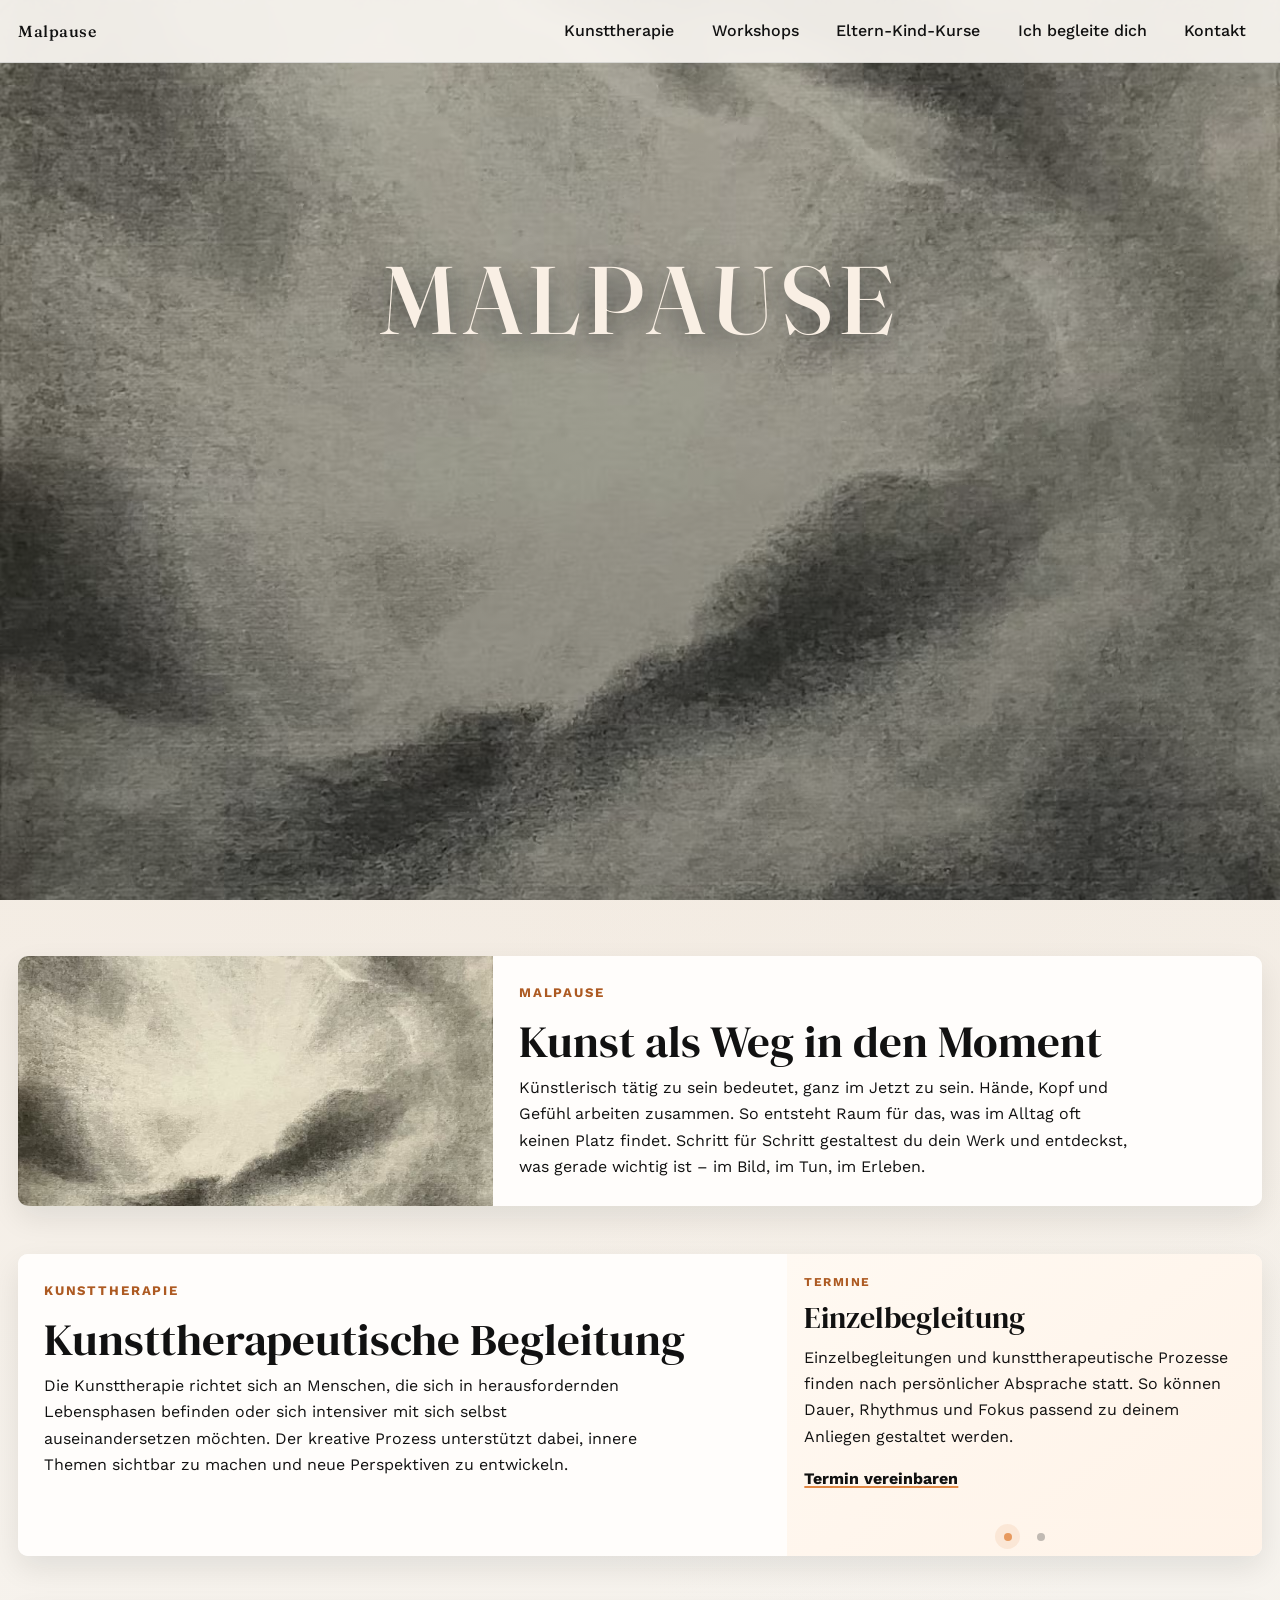
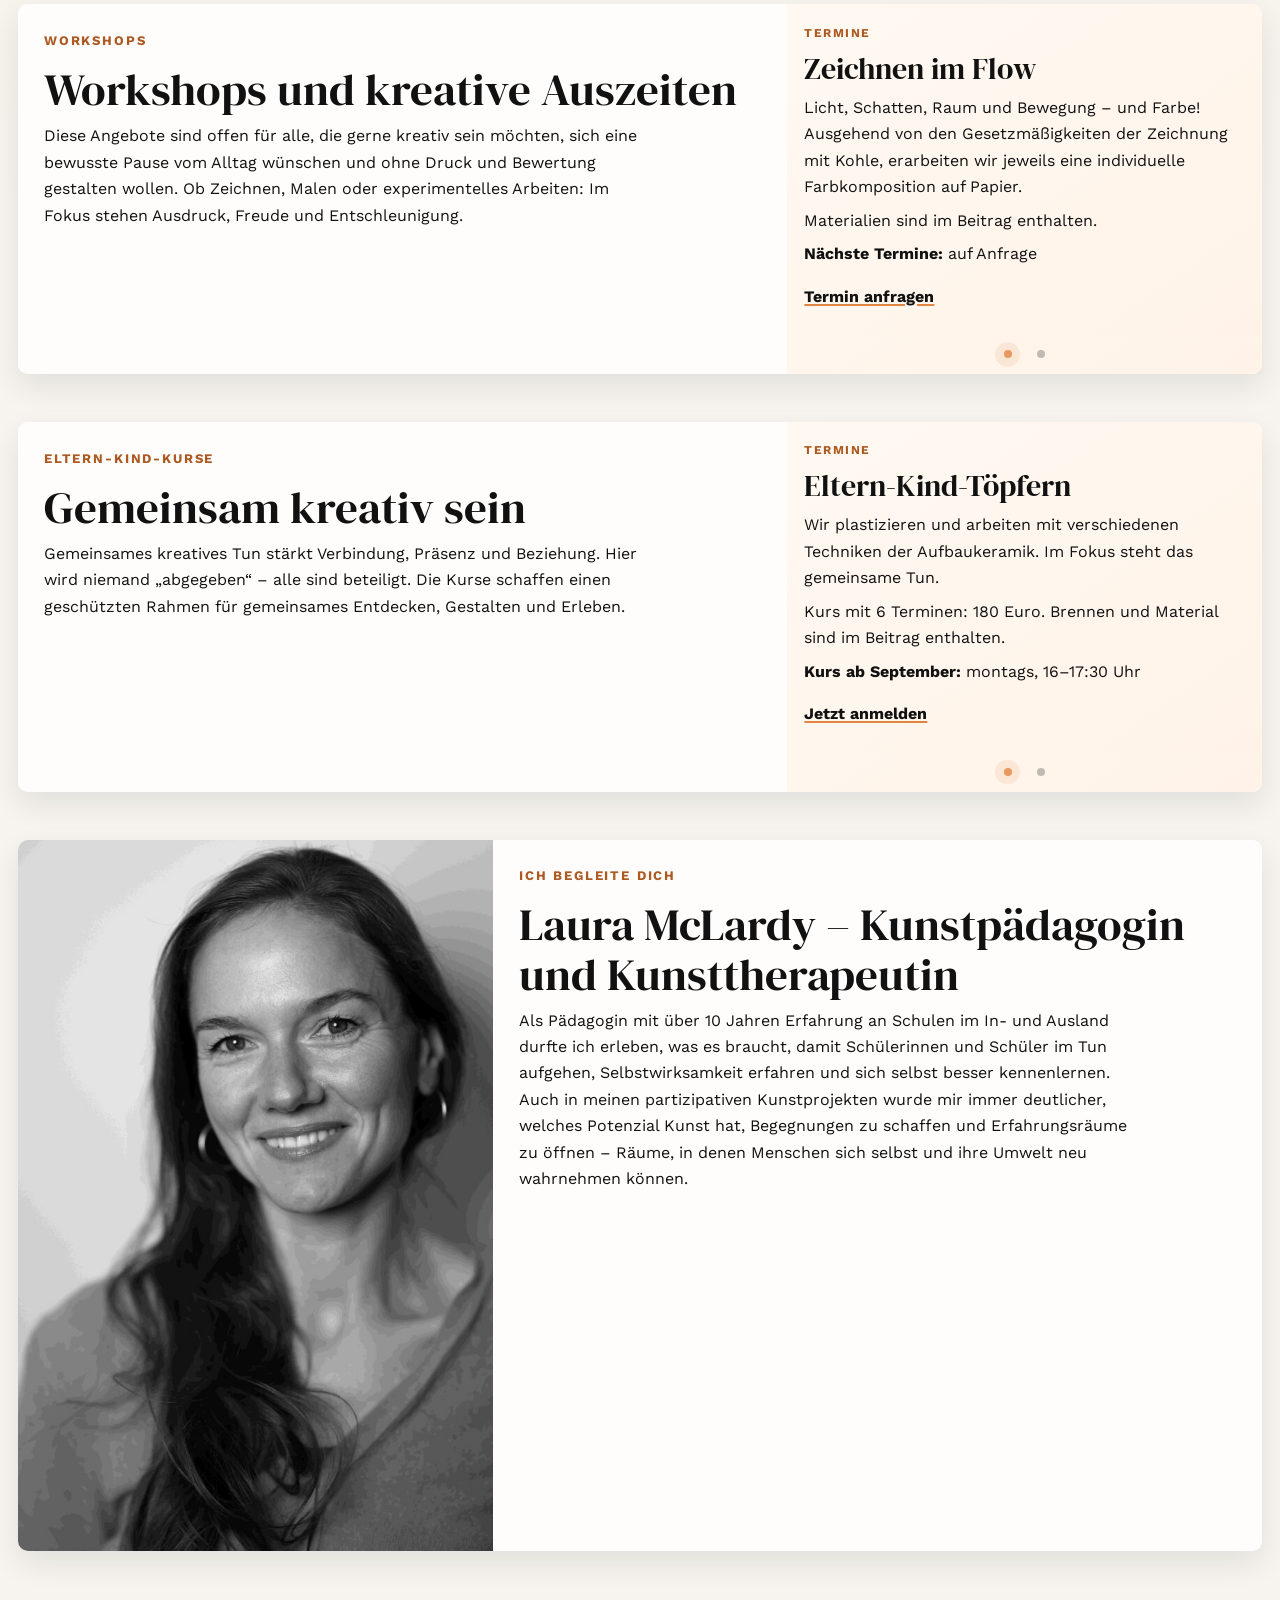
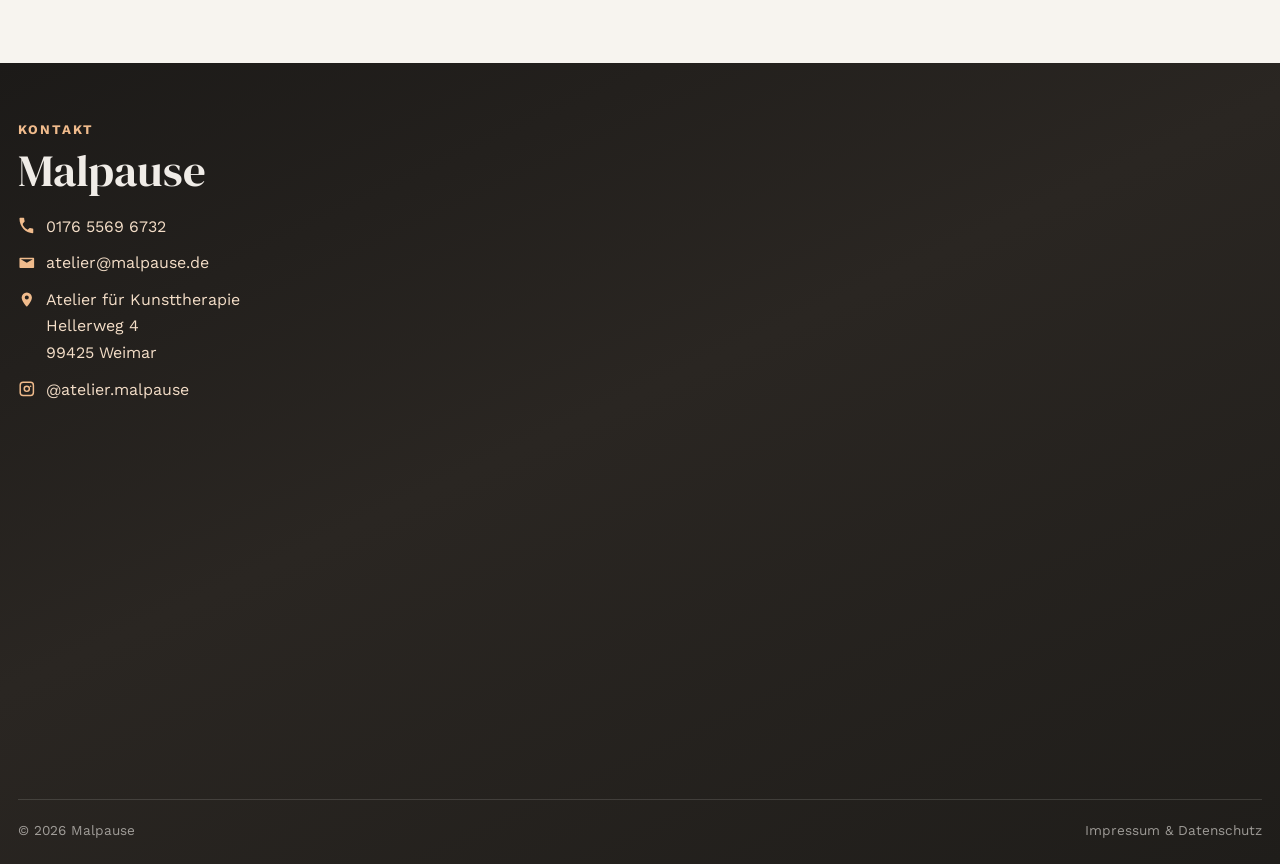
<file: index.html>
﻿<!doctype html>
<html lang="de">
<head>
  <meta charset="utf-8">
  <meta name="viewport" content="width=device-width, initial-scale=1">
  <title>Malpause</title>
  <meta name="description" content="Kunsttherapie, Workshops und Eltern-Kind-Kurse in Weimar.">
  <link rel="icon" href="favicon.svg" type="image/svg+xml">
  <link rel="stylesheet" href="fonts.css">
  <link rel="stylesheet" href="styles.css">
</head>
<body>
  <header id="hero" class="hero" aria-label="Hero Bereich">
    <picture>
      <source
        type="image/avif"
        srcset="hero-768.avif 768w, hero-1280.avif 1280w, hero-1920.avif 1920w"
        sizes="100vw">
      <source
        type="image/webp"
        srcset="hero-768.webp 768w, hero-1280.webp 1280w, hero-1920.webp 1920w"
        sizes="100vw">
      <img src="hero-1280.webp" alt="Malpause Hintergrund" class="hero__image" fetchpriority="high" decoding="async">
    </picture>
    <div class="hero__overlay"></div>
    <div class="hero__content">
      <h1 class="hero__title" id="heroTitle"><a class="hero__title-link" href="#malpause">Malpause</a></h1>
      <div class="hero__links" id="heroLinks" aria-label="Schnellzugriffe">
        <a class="hero__link" id="heroLinkKunsttherapie" href="#kunsttherapie">Kunsttherapie</a>
        <a class="hero__link" id="heroLinkWorkshops" href="#workshops">Workshops</a>
        <a class="hero__link" id="heroLinkElternKind" href="#eltern-kind-kurse">Eltern-Kind-Kurse</a>
      </div>
      <a class="hero__signature" id="heroSignature" href="#ich-begleite-dich">by Laura McLardy</a>
    </div>
  </header>

  <nav id="mainNav" class="site-nav is-hidden" aria-label="Hauptmenü">
    <div class="site-nav__inner">
      <a class="site-nav__brand" href="#malpause">Malpause</a>
      <button class="site-nav__toggle" id="navToggle" type="button" aria-expanded="false" aria-controls="mainMenu" aria-label="Menü öffnen">
        <span class="site-nav__toggle-line"></span>
        <span class="site-nav__toggle-line"></span>
        <span class="site-nav__toggle-line"></span>
      </button>
      <div class="site-nav__menu" id="mainMenu">
        <a href="#kunsttherapie">Kunsttherapie</a>
        <a href="#workshops">Workshops</a>
        <a href="#eltern-kind-kurse">Eltern-Kind-Kurse</a>
        <a href="#ich-begleite-dich">Ich begleite dich</a>
        <a href="#kontakt">Kontakt</a>
      </div>
    </div>
  </nav>

  <main>
    <section id="malpause" class="content-block">
      <figure class="content-block__media">
        <picture>
          <source
            type="image/avif"
            srcset="hero-768.avif 768w, hero-1280.avif 1280w, hero-1920.avif 1920w"
            sizes="(min-width: 768px) 62vw, 100vw">
          <source
            type="image/webp"
            srcset="hero-768.webp 768w, hero-1280.webp 1280w, hero-1920.webp 1920w"
            sizes="(min-width: 768px) 62vw, 100vw">
          <img src="hero-1280.webp" alt="Kunstmaterialien im Atelier" loading="lazy" decoding="async">
        </picture>
      </figure>
      <div class="content-block__text">
        <p class="eyebrow">Malpause</p>
        <h2>Kunst als Weg in den Moment</h2>
        <p>
          Künstlerisch tätig zu sein bedeutet, ganz im Jetzt zu sein.
          Hände, Kopf und Gefühl arbeiten zusammen.
          So entsteht Raum für das, was im Alltag oft keinen Platz findet.
          Schritt für Schritt gestaltest du dein Werk und entdeckst,
          was gerade wichtig ist – im Bild, im Tun, im Erleben.
        </p>
      </div>
    </section>

    <section id="kunsttherapie" class="content-block offer-section">
      <figure class="content-block__media">
        <div class="offer-carousel" data-carousel aria-label="Karussell Kunsttherapie">
          <div class="offer-carousel__slide offer-carousel__slide--term is-active">
            <div class="term-card">
              <p class="term-card__label">Termine</p>
              <h3>Einzelbegleitung</h3>
              <p>
                Einzelbegleitungen und kunsttherapeutische Prozesse finden nach persönlicher
                Absprache statt. So können Dauer, Rhythmus und Fokus passend zu deinem Anliegen
                gestaltet werden.
              </p>
              <p class="term-card__cta"><a class="term-link" href="#kontakt">Termin vereinbaren</a></p>
            </div>
          </div>
          <div class="offer-carousel__slide offer-carousel__slide--quote">
            <blockquote class="quote-card offer-quote">
              <p>
                „Die Sessions helfen mir, innere Klarheit zu gewinnen, Blockaden zu lösen und mich selbst besser zu verstehen.“
              </p>
              <cite>– Klientin, Einzelbegleitung</cite>
            </blockquote>
          </div>
          <div class="offer-carousel__controls">
            <button type="button" class="offer-carousel__btn" data-carousel-prev aria-label="Vorheriges Element">‹</button>
            <div class="offer-carousel__dots" role="tablist" aria-label="Karussell-Navigation">
              <button type="button" class="offer-carousel__dot is-active" data-carousel-dot="0" aria-label="Slide 1"></button>
              <button type="button" class="offer-carousel__dot" data-carousel-dot="1" aria-label="Slide 2"></button>
            </div>
            <button type="button" class="offer-carousel__btn" data-carousel-next aria-label="Nächstes Element">›</button>
          </div>
        </div>
      </figure>
      <div class="content-block__text">
        <p class="eyebrow">Kunsttherapie</p>
        <h2>Kunsttherapeutische Begleitung</h2>
        <p>
          Die Kunsttherapie richtet sich an Menschen, die sich in herausfordernden
          Lebensphasen befinden oder sich intensiver mit sich selbst auseinandersetzen
          möchten. Der kreative Prozess unterstützt dabei, innere Themen sichtbar zu machen
          und neue Perspektiven zu entwickeln.
        </p>
      </div>
    </section>

    <section id="workshops" class="content-block offer-section">
      <figure class="content-block__media">
        <div class="offer-carousel" data-carousel aria-label="Karussell Workshops">
          <div class="offer-carousel__slide offer-carousel__slide--term is-active">
            <div class="term-card">
              <p class="term-card__label">Termine</p>
              <h3>Zeichnen im Flow</h3>
              <p>
                Licht, Schatten, Raum und Bewegung – und Farbe! Ausgehend von den Gesetzmäßigkeiten der Zeichnung mit Kohle, erarbeiten wir jeweils 
                eine individuelle Farbkomposition auf Papier.
              </p>
              <p>Materialien sind im Beitrag enthalten.</p>
              <p class="term-card__when"><strong>Nächste Termine:</strong> auf Anfrage</p>
              <p class="term-card__cta"><a class="term-link" href="#kontakt">Termin anfragen</a></p>
            </div>
          </div>
          <div class="offer-carousel__slide offer-carousel__slide--quote">
            <blockquote class="quote-card offer-quote">
              <p>
                „Lauras Unterrichtsstil ist wunderbar: sanft, ermutigend und klar. Besonders gefallen haben mir die Dynamik und die Atmosphäre.“
              </p>
              <cite>– Workshop-Teilnehmer</cite>
            </blockquote>
          </div>
          <div class="offer-carousel__controls">
            <button type="button" class="offer-carousel__btn" data-carousel-prev aria-label="Vorheriges Element">‹</button>
            <div class="offer-carousel__dots" role="tablist" aria-label="Karussell-Navigation">
              <button type="button" class="offer-carousel__dot is-active" data-carousel-dot="0" aria-label="Slide 1"></button>
              <button type="button" class="offer-carousel__dot" data-carousel-dot="1" aria-label="Slide 2"></button>
            </div>
            <button type="button" class="offer-carousel__btn" data-carousel-next aria-label="Nächstes Element">›</button>
          </div>
        </div>
      </figure>
      <div class="content-block__text">
        <p class="eyebrow">Workshops</p>
        <h2>Workshops und kreative Auszeiten</h2>
        <p>
          Diese Angebote sind offen für alle, die gerne kreativ sein möchten, sich
          eine bewusste Pause vom Alltag wünschen und ohne Druck und Bewertung gestalten
          wollen. Ob Zeichnen, Malen oder experimentelles Arbeiten: Im Fokus stehen
          Ausdruck, Freude und Entschleunigung.
        </p>
      </div>
    </section>

    <section id="eltern-kind-kurse" class="content-block offer-section">
      <figure class="content-block__media">
        <div class="offer-carousel" data-carousel aria-label="Karussell Eltern-Kind-Kurse">
          <div class="offer-carousel__slide offer-carousel__slide--term is-active">
            <div class="term-card">
              <p class="term-card__label">Termine</p>
              <h3>Eltern-Kind-Töpfern</h3>
              <p>
                Wir plastizieren und arbeiten mit verschiedenen Techniken der Aufbaukeramik.
                Im Fokus steht das gemeinsame Tun.  
              </p>
              <p>Kurs mit 6 Terminen: 180 Euro. Brennen und Material sind im Beitrag enthalten.</p>
              <p class="term-card__when"><strong>Kurs ab September:</strong> <span class="nowrap">montags, 16–17:30 Uhr</span></p>
              <p class="term-card__cta"><a class="term-link" href="#kontakt">Jetzt anmelden</a></p>
            </div>
          </div>
          <div class="offer-carousel__slide offer-carousel__slide--quote">
            <blockquote class="quote-card offer-quote">
              <p>
                „Die Atmosphäre war einladend, ruhig und inspirierend – genau das, was man sich für kreatives Arbeiten mit Kindern wünscht.“
              </p>
              <cite>– Eltern-Kind-Kurs Teilnehmende</cite>
            </blockquote>
          </div>
          <div class="offer-carousel__controls">
            <button type="button" class="offer-carousel__btn" data-carousel-prev aria-label="Vorheriges Element">‹</button>
            <div class="offer-carousel__dots" role="tablist" aria-label="Karussell-Navigation">
              <button type="button" class="offer-carousel__dot is-active" data-carousel-dot="0" aria-label="Slide 1"></button>
              <button type="button" class="offer-carousel__dot" data-carousel-dot="1" aria-label="Slide 2"></button>
            </div>
            <button type="button" class="offer-carousel__btn" data-carousel-next aria-label="Nächstes Element">›</button>
          </div>
        </div>
      </figure>
      <div class="content-block__text">
        <p class="eyebrow">Eltern-Kind-Kurse</p>
        <h2>Gemeinsam kreativ sein</h2>
        <p>
          Gemeinsames kreatives Tun stärkt Verbindung, Präsenz und Beziehung.
          Hier wird niemand „abgegeben“ – alle sind beteiligt. Die Kurse schaffen
          einen geschützten Rahmen für gemeinsames Entdecken, Gestalten und Erleben.
        </p>
      </div>
    </section>

    <section id="ich-begleite-dich" class="content-block">
      <figure class="content-block__media">
        <img src="portrait-web-683x1024.jpg" alt="Porträt von Laura McLardy im Atelier" width="683" height="1024" loading="lazy">
      </figure>
      <div class="content-block__text">
        <p class="eyebrow">Ich begleite dich</p>
        <h2>Laura McLardy – Kunstpädagogin und Kunsttherapeutin</h2>
        <p>
          Als Pädagogin mit über 10 Jahren Erfahrung an Schulen im In- und Ausland
          durfte ich erleben, was es braucht, damit Schülerinnen und Schüler im Tun
          aufgehen, Selbstwirksamkeit erfahren und sich selbst besser kennenlernen.
          Auch in meinen partizipativen Kunstprojekten wurde mir immer deutlicher,
          welches Potenzial Kunst hat, Begegnungen zu schaffen und Erfahrungsräume
          zu öffnen – Räume, in denen Menschen sich selbst und ihre Umwelt neu
          wahrnehmen können.
        </p>
      </div>
    </section>
  </main>

  <footer id="kontakt" class="site-footer">
    <div class="site-footer__inner">
      <p class="eyebrow">Kontakt</p>
      <h2>Malpause</h2>
      <ul class="contact-list">
        <li class="contact-item">
          <span class="contact-icon" aria-hidden="true">
            <svg viewBox="0 0 24 24" role="img" focusable="false">
              <path d="M6.6 10.8a15.2 15.2 0 0 0 6.6 6.6l2.2-2.2a1 1 0 0 1 1-.24c1.08.36 2.23.56 3.42.56a1 1 0 0 1 1 1V21a1 1 0 0 1-1 1C10.74 22 2 13.26 2 2a1 1 0 0 1 1-1h4.48a1 1 0 0 1 1 1c0 1.2.2 2.34.56 3.42a1 1 0 0 1-.24 1l-2.2 2.38z"/>
            </svg>
          </span>
          <a href="tel:+4917655696732">0176 5569 6732</a>
        </li>
        <li class="contact-item">
          <span class="contact-icon" aria-hidden="true">
            <svg viewBox="0 0 24 24" role="img" focusable="false">
              <path d="M3 5h18a1 1 0 0 1 1 1v12a1 1 0 0 1-1 1H3a1 1 0 0 1-1-1V6a1 1 0 0 1 1-1zm9 7 8.2-5H3.8L12 12z"/>
            </svg>
          </span>
          <a href="mailto:atelier@malpause.de">atelier@malpause.de</a>
        </li>
        <li class="contact-item">
          <span class="contact-icon" aria-hidden="true">
            <svg viewBox="0 0 24 24" role="img" focusable="false">
              <path d="M12 2a7 7 0 0 1 7 7c0 4.77-5.14 10.52-6.32 11.78a1 1 0 0 1-1.36 0C10.14 19.52 5 13.77 5 9a7 7 0 0 1 7-7zm0 9.5A2.5 2.5 0 1 0 12 6a2.5 2.5 0 0 0 0 5.5z"/>
            </svg>
          </span>
          <a href="https://maps.google.com/?q=Atelier+f%C3%BCr+Kunsttherapie,+Hellerweg+4,+99425+Weimar" target="_blank" rel="noopener noreferrer">
            Atelier für Kunsttherapie<br>
            Hellerweg 4<br>
            99425 Weimar
          </a>
        </li>
        <li class="contact-item">
          <span class="contact-icon" aria-hidden="true">
            <svg viewBox="0 0 24 24" role="img" focusable="false">
              <path d="M7 2h10a5 5 0 0 1 5 5v10a5 5 0 0 1-5 5H7a5 5 0 0 1-5-5V7a5 5 0 0 1 5-5zm0 2a3 3 0 0 0-3 3v10a3 3 0 0 0 3 3h10a3 3 0 0 0 3-3V7a3 3 0 0 0-3-3H7zm5 3.5A4.5 4.5 0 1 1 7.5 12 4.5 4.5 0 0 1 12 7.5zm0 2A2.5 2.5 0 1 0 14.5 12 2.5 2.5 0 0 0 12 9.5zm5.25-2.1a1.1 1.1 0 1 1-1.1 1.1 1.1 1.1 0 0 1 1.1-1.1z"/>
            </svg>
          </span>
          <a href="https://www.instagram.com/atelier.malpause/" target="_blank" rel="noopener noreferrer">@atelier.malpause</a>
        </li>
      </ul>
      <div class="site-footer__legal">
        <span>© 2026 Malpause</span>
        <a href="impressum.html">Impressum &amp; Datenschutz</a>
      </div>
    </div>
  </footer>

  <script src="script.js"></script>
</body>
</html>
</file>
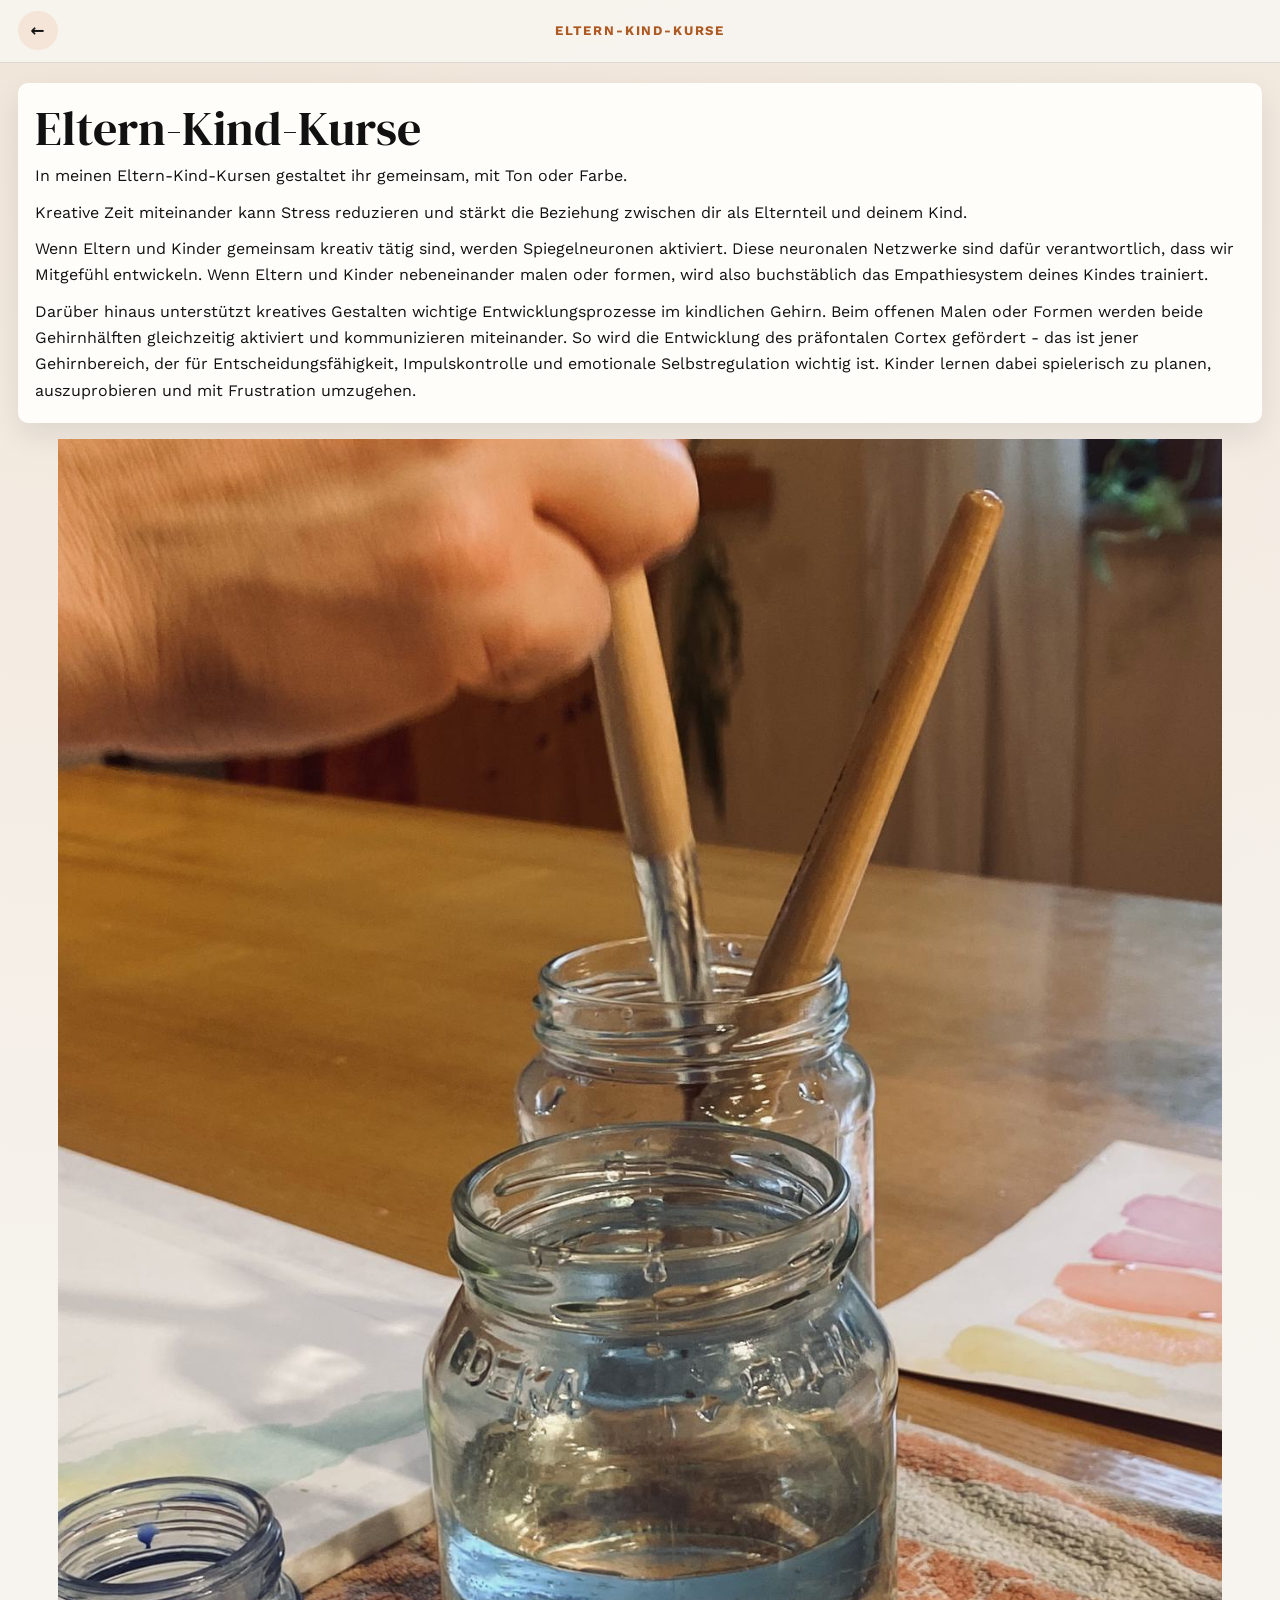
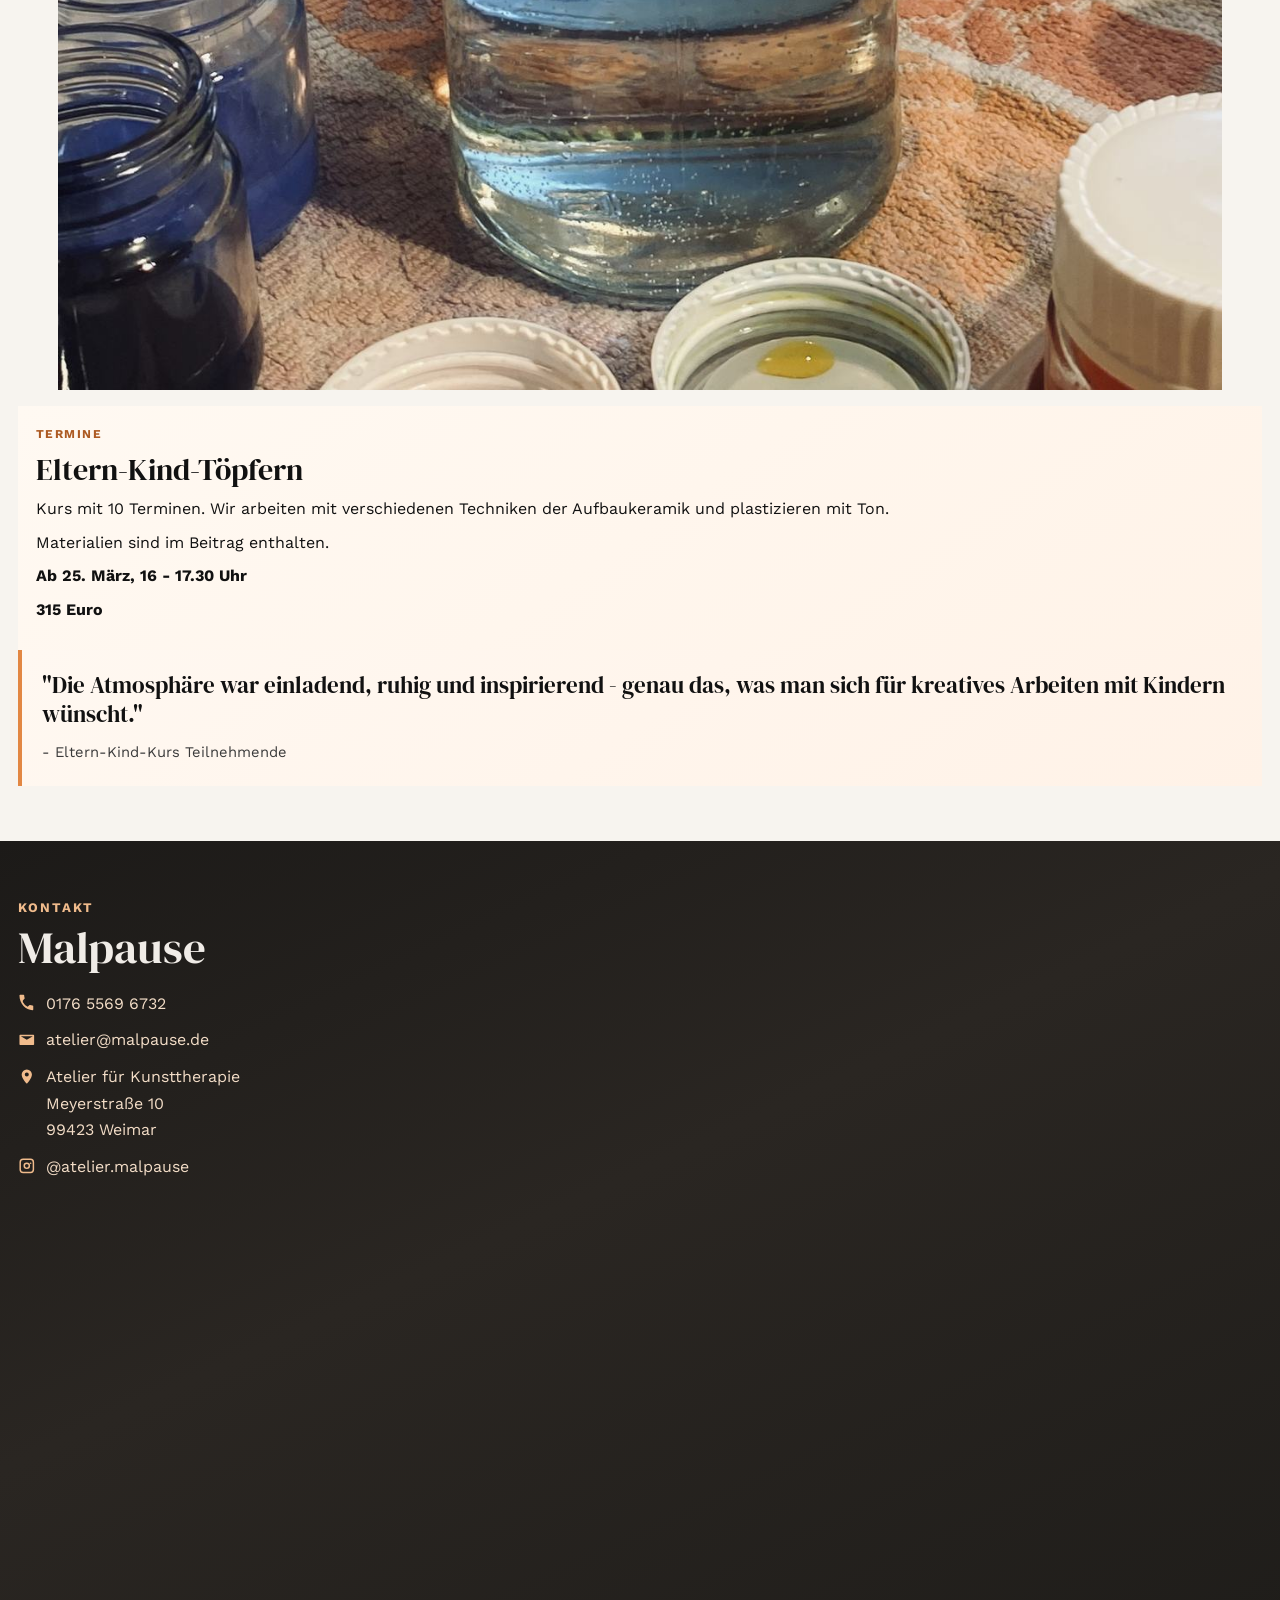
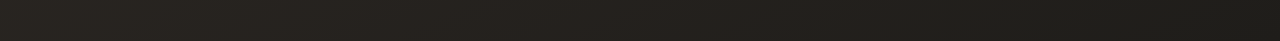
<file: eltern-kind-kurse.html>
<!doctype html>
<html lang="de">
<head>
  <meta charset="utf-8">
  <meta name="viewport" content="width=device-width, initial-scale=1">
  <title>Eltern-Kind-Kurse | Malpause</title>
  <meta name="description" content="Eltern-Kind-Kurse bei Malpause in Weimar.">
  <link rel="icon" href="favicon.svg" type="image/svg+xml">
  <link rel="stylesheet" href="fonts.css">
  <link rel="stylesheet" href="styles.css">
</head>
<body>
  <div id="app" data-page="eltern-kind-kurse">
    <header class="subpage-header">
      <div class="subpage-header__inner">
        <a class="subpage-back" href="index.html" data-back aria-label="Zurück zur Startseite">
          <span class="subpage-back__icon" aria-hidden="true">
            <span></span>
            <span></span>
          </span>
        </a>
        <p class="eyebrow subpage-header__eyebrow">Eltern-Kind-Kurse</p>
      </div>
    </header>

    <main class="subpage-main">
      <section class="subpage-copy-layout">
        <article class="subpage-panel subpage-copy">
        <h1 class="subpage-title">Eltern-Kind-Kurse</h1>
        <p>
          In meinen Eltern-Kind-Kursen gestaltet ihr gemeinsam, mit Ton oder Farbe.
        </p>
        <p>
          Kreative Zeit miteinander kann Stress reduzieren und stärkt die Beziehung zwischen dir als
          Elternteil und deinem Kind.
        </p>
        <p>
          Wenn Eltern und Kinder gemeinsam kreativ tätig sind, werden Spiegelneuronen aktiviert. Diese
          neuronalen Netzwerke sind dafür verantwortlich, dass wir Mitgefühl entwickeln. Wenn Eltern und
          Kinder nebeneinander malen oder formen, wird also buchstäblich das Empathiesystem deines
          Kindes trainiert.
        </p>
        <p>
          Darüber hinaus unterstützt kreatives Gestalten wichtige Entwicklungsprozesse im kindlichen
          Gehirn. Beim offenen Malen oder Formen werden beide Gehirnhälften gleichzeitig aktiviert und
          kommunizieren miteinander. So wird die Entwicklung des präfontalen Cortex gefördert - das ist
          jener Gehirnbereich, der für Entscheidungsfähigkeit, Impulskontrolle und emotionale
          Selbstregulation wichtig ist. Kinder lernen dabei spielerisch zu planen, auszuprobieren und mit
          Frustration umzugehen.
        </p>
        </article>
        <figure class="subpage-side-media">
          <img src="IMG_02.jpg" alt="Eltern und Kind beim kreativen Arbeiten" decoding="async">
        </figure>
      </section>

      <section class="subpage-offer-grid" aria-label="Termine und Zitat">
        <article class="term-card">
          <p class="term-card__label">Termine</p>
          <h3>Eltern-Kind-Töpfern</h3>
          <p>
            Kurs mit 10 Terminen. Wir arbeiten mit verschiedenen Techniken der Aufbaukeramik
            und plastizieren mit Ton.
          </p>
          <p>Materialien sind im Beitrag enthalten.</p>
          <p><strong>Ab 25. März, 16 - 17.30 Uhr</strong></p>
          <p><strong>315 Euro</strong></p>
        </article>
        <blockquote class="quote-card">
          <p>
            "Die Atmosphäre war einladend, ruhig und inspirierend - genau das, was man sich für kreatives Arbeiten mit Kindern wünscht."
          </p>
          <cite>- Eltern-Kind-Kurs Teilnehmende</cite>
        </blockquote>
      </section>
    </main>

    <footer id="kontakt" class="site-footer">
      <div class="site-footer__inner">
        <p class="eyebrow">Kontakt</p>
        <h2>Malpause</h2>
        <ul class="contact-list">
          <li class="contact-item">
            <span class="contact-icon" aria-hidden="true">
              <svg viewBox="0 0 24 24" role="img" focusable="false">
                <path d="M6.6 10.8a15.2 15.2 0 0 0 6.6 6.6l2.2-2.2a1 1 0 0 1 1-.24c1.08.36 2.23.56 3.42.56a1 1 0 0 1 1 1V21a1 1 0 0 1-1 1C10.74 22 2 13.26 2 2a1 1 0 0 1 1-1h4.48a1 1 0 0 1 1 1c0 1.2.2 2.34.56 3.42a1 1 0 0 1-.24 1l-2.2 2.38z"/>
              </svg>
            </span>
            <a href="tel:+4917655696732">0176 5569 6732</a>
          </li>
          <li class="contact-item">
            <span class="contact-icon" aria-hidden="true">
              <svg viewBox="0 0 24 24" role="img" focusable="false">
                <path d="M3 5h18a1 1 0 0 1 1 1v12a1 1 0 0 1-1 1H3a1 1 0 0 1-1-1V6a1 1 0 0 1 1-1zm9 7 8.2-5H3.8L12 12z"/>
              </svg>
            </span>
            <a href="mailto:atelier@malpause.de">atelier@malpause.de</a>
          </li>
          <li class="contact-item">
            <span class="contact-icon" aria-hidden="true">
              <svg viewBox="0 0 24 24" role="img" focusable="false">
                <path d="M12 2a7 7 0 0 1 7 7c0 4.77-5.14 10.52-6.32 11.78a1 1 0 0 1-1.36 0C10.14 19.52 5 13.77 5 9a7 7 0 0 1 7-7zm0 9.5A2.5 2.5 0 1 0 12 6a2.5 2.5 0 0 0 0 5.5z"/>
              </svg>
            </span>
            <a href="https://maps.google.com/?q=Atelier+f%C3%BCr+Kunsttherapie,+Meyerstra%C3%9Fe+10,+99423+Weimar" target="_blank" rel="noopener noreferrer">
              Atelier für Kunsttherapie<br>
              Meyerstraße 10<br>
              99423 Weimar
            </a>
          </li>
          <li class="contact-item">
            <span class="contact-icon" aria-hidden="true">
              <svg viewBox="0 0 24 24" role="img" focusable="false">
                <path d="M7 2h10a5 5 0 0 1 5 5v10a5 5 0 0 1-5 5H7a5 5 0 0 1-5-5V7a5 5 0 0 1 5-5zm0 2a3 3 0 0 0-3 3v10a3 3 0 0 0 3 3h10a3 3 0 0 0 3-3V7a3 3 0 0 0-3-3H7zm5 3.5A4.5 4.5 0 1 1 7.5 12 4.5 4.5 0 0 1 12 7.5zm0 2A2.5 2.5 0 1 0 14.5 12 2.5 2.5 0 0 0 12 9.5zm5.25-2.1a1.1 1.1 0 1 1-1.1 1.1 1.1 1.1 0 0 1 1.1-1.1z"/>
              </svg>
            </span>
            <a href="https://www.instagram.com/atelier.malpause/" target="_blank" rel="noopener noreferrer">@atelier.malpause</a>
          </li>
        </ul>
      </div>
    </footer>
  </div>

  <script src="script.js"></script>
  <script src="router.js"></script>
</body>
</html>
</file>
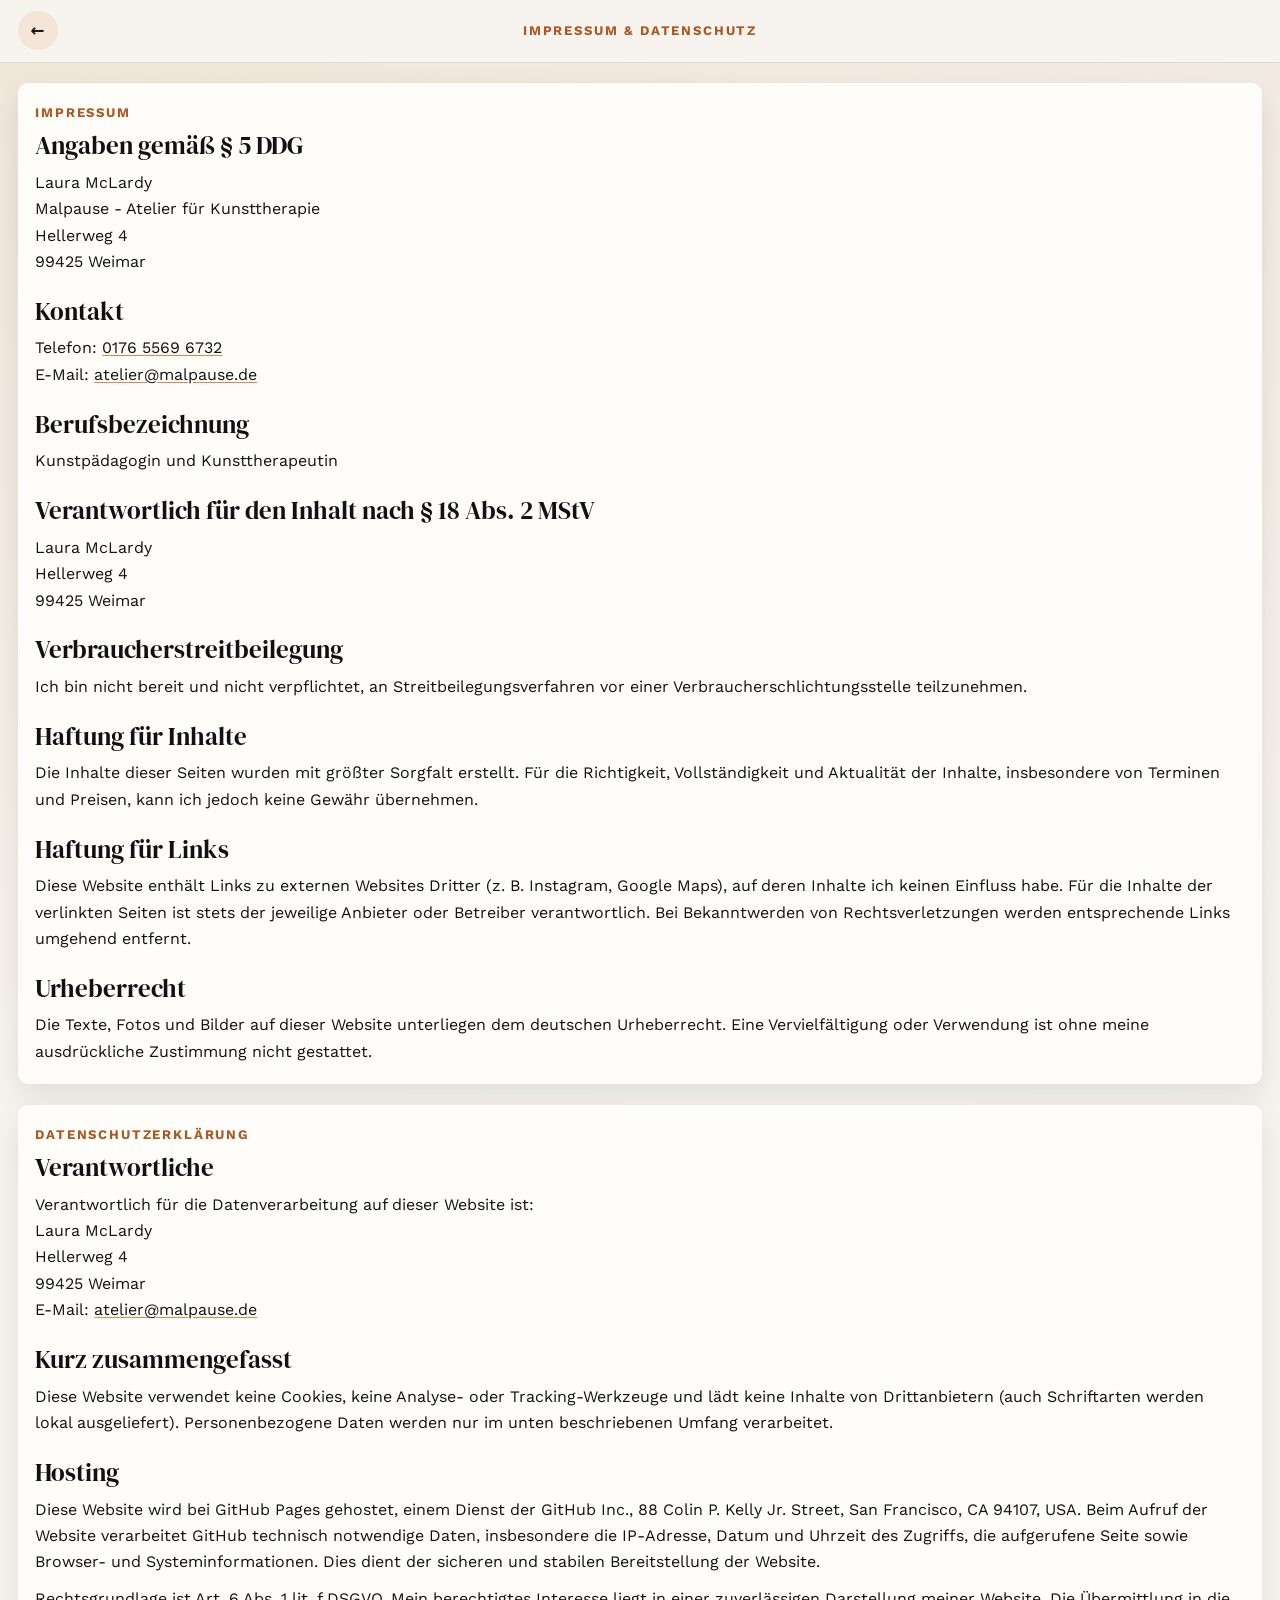
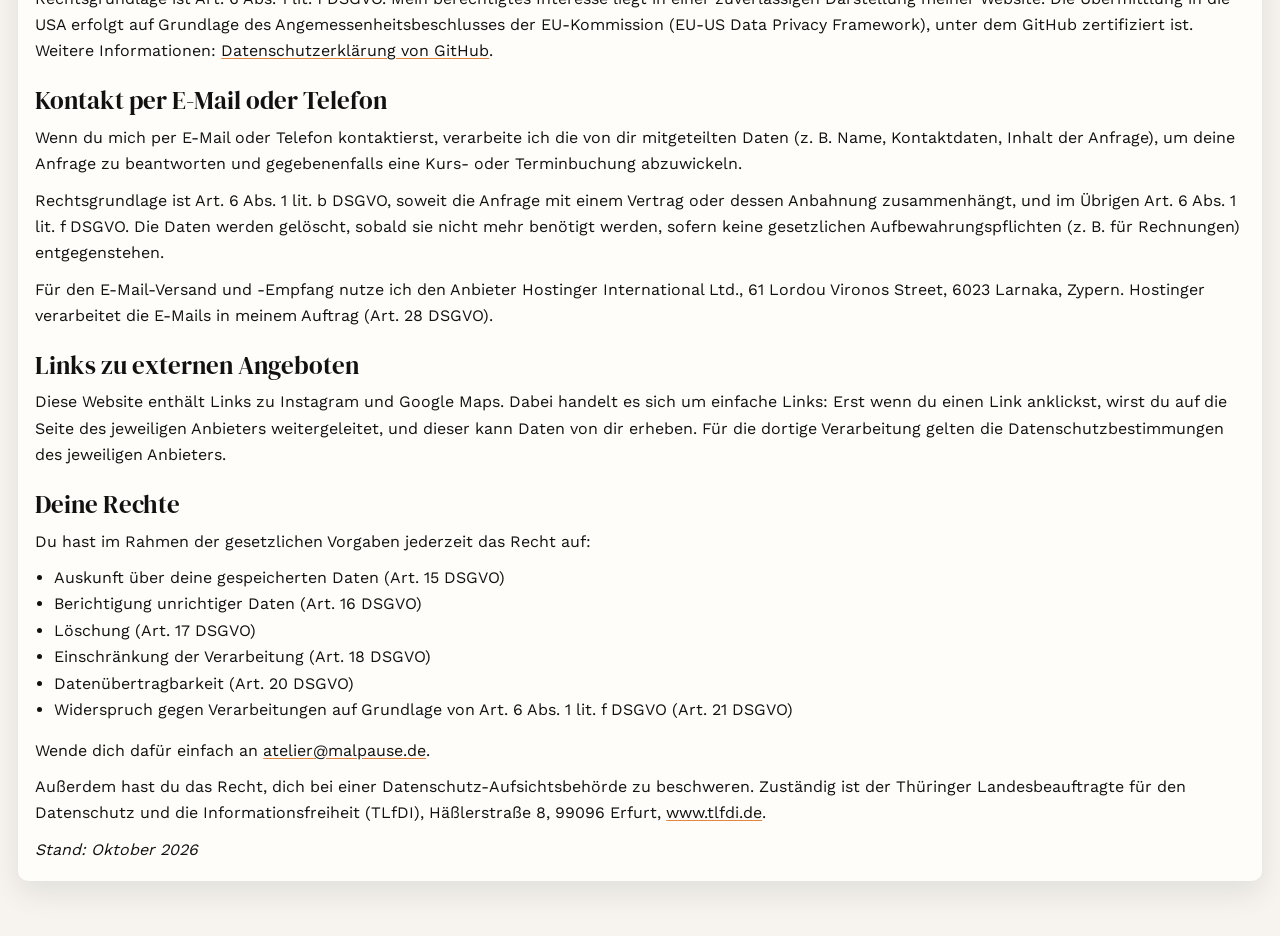
<file: impressum.html>
<!doctype html>
<html lang="de">
<head>
  <meta charset="utf-8">
  <meta name="viewport" content="width=device-width, initial-scale=1">
  <title>Impressum & Datenschutz | Malpause</title>
  <meta name="description" content="Impressum und Datenschutzerklärung von Malpause - Atelier für Kunsttherapie in Weimar.">
  <meta name="robots" content="noindex, follow">
  <link rel="icon" href="favicon.svg" type="image/svg+xml">
  <link rel="stylesheet" href="fonts.css">
  <link rel="stylesheet" href="styles.css">
</head>
<body>
  <div id="app" data-page="impressum">
    <header class="subpage-header">
      <div class="subpage-header__inner">
        <a class="subpage-back" href="index.html#kontakt" aria-label="Zurück zur Startseite">
          <span class="subpage-back__icon" aria-hidden="true">
            <span></span>
            <span></span>
          </span>
        </a>
        <p class="eyebrow subpage-header__eyebrow">Impressum &amp; Datenschutz</p>
      </div>
    </header>

    <main class="subpage-main">
      <article class="subpage-panel subpage-copy">
        <h1 class="eyebrow">Impressum</h1>

        <h2>Angaben gemäß § 5 DDG</h2>
        <p>
          Laura McLardy<br>
          Malpause - Atelier für Kunsttherapie<br>
          Hellerweg 4<br>
          99425 Weimar
        </p>

        <h2>Kontakt</h2>
        <p>
          Telefon: <a href="tel:+4917655696732">0176 5569 6732</a><br>
          E-Mail: <a href="mailto:atelier@malpause.de">atelier@malpause.de</a>
        </p>

        <h2>Berufsbezeichnung</h2>
        <p>
          Kunstpädagogin und Kunsttherapeutin
        </p>

        <h2>Verantwortlich für den Inhalt nach § 18 Abs. 2 MStV</h2>
        <p>
          Laura McLardy<br>
          Hellerweg 4<br>
          99425 Weimar
        </p>

        <h2>Verbraucherstreitbeilegung</h2>
        <p>
          Ich bin nicht bereit und nicht verpflichtet, an Streitbeilegungsverfahren vor einer
          Verbraucherschlichtungsstelle teilzunehmen.
        </p>

        <h2>Haftung für Inhalte</h2>
        <p>
          Die Inhalte dieser Seiten wurden mit größter Sorgfalt erstellt. Für die Richtigkeit,
          Vollständigkeit und Aktualität der Inhalte, insbesondere von Terminen und Preisen,
          kann ich jedoch keine Gewähr übernehmen.
        </p>

        <h2>Haftung für Links</h2>
        <p>
          Diese Website enthält Links zu externen Websites Dritter (z.&nbsp;B. Instagram, Google Maps),
          auf deren Inhalte ich keinen Einfluss habe. Für die Inhalte der verlinkten Seiten ist stets
          der jeweilige Anbieter oder Betreiber verantwortlich. Bei Bekanntwerden von
          Rechtsverletzungen werden entsprechende Links umgehend entfernt.
        </p>

        <h2>Urheberrecht</h2>
        <p>
          Die Texte, Fotos und Bilder auf dieser Website unterliegen dem deutschen Urheberrecht.
          Eine Vervielfältigung oder Verwendung ist ohne meine ausdrückliche Zustimmung nicht gestattet.
        </p>
      </article>

      <article id="datenschutz" class="subpage-panel subpage-copy">
        <h1 class="eyebrow">Datenschutzerklärung</h1>

        <h2>Verantwortliche</h2>
        <p>
          Verantwortlich für die Datenverarbeitung auf dieser Website ist:<br>
          Laura McLardy<br>
          Hellerweg 4<br>
          99425 Weimar<br>
          E-Mail: <a href="mailto:atelier@malpause.de">atelier@malpause.de</a>
        </p>

        <h2>Kurz zusammengefasst</h2>
        <p>
          Diese Website verwendet keine Cookies, keine Analyse- oder Tracking-Werkzeuge und lädt
          keine Inhalte von Drittanbietern (auch Schriftarten werden lokal ausgeliefert).
          Personenbezogene Daten werden nur im unten beschriebenen Umfang verarbeitet.
        </p>

        <h2>Hosting</h2>
        <p>
          Diese Website wird bei GitHub Pages gehostet, einem Dienst der GitHub Inc.,
          88 Colin P. Kelly Jr. Street, San Francisco, CA 94107, USA. Beim Aufruf der Website
          verarbeitet GitHub technisch notwendige Daten, insbesondere die IP-Adresse,
          Datum und Uhrzeit des Zugriffs, die aufgerufene Seite sowie Browser- und
          Systeminformationen. Dies dient der sicheren und stabilen Bereitstellung der Website.
        </p>
        <p>
          Rechtsgrundlage ist Art. 6 Abs. 1 lit. f DSGVO. Mein berechtigtes Interesse liegt in
          einer zuverlässigen Darstellung meiner Website. Die Übermittlung in die USA erfolgt auf
          Grundlage des Angemessenheitsbeschlusses der EU-Kommission (EU-US Data Privacy Framework),
          unter dem GitHub zertifiziert ist. Weitere Informationen:
          <a href="https://docs.github.com/de/site-policy/privacy-policies/github-general-privacy-statement" target="_blank" rel="noopener noreferrer">Datenschutzerklärung von GitHub</a>.
        </p>

        <h2>Kontakt per E-Mail oder Telefon</h2>
        <p>
          Wenn du mich per E-Mail oder Telefon kontaktierst, verarbeite ich die von dir mitgeteilten
          Daten (z.&nbsp;B. Name, Kontaktdaten, Inhalt der Anfrage), um deine Anfrage zu beantworten
          und gegebenenfalls eine Kurs- oder Terminbuchung abzuwickeln.
        </p>
        <p>
          Rechtsgrundlage ist Art. 6 Abs. 1 lit. b DSGVO, soweit die Anfrage mit einem Vertrag oder
          dessen Anbahnung zusammenhängt, und im Übrigen Art. 6 Abs. 1 lit. f DSGVO. Die Daten werden
          gelöscht, sobald sie nicht mehr benötigt werden, sofern keine gesetzlichen
          Aufbewahrungspflichten (z.&nbsp;B. für Rechnungen) entgegenstehen.
        </p>
        <p>
          Für den E-Mail-Versand und -Empfang nutze ich den Anbieter Hostinger International Ltd.,
          61 Lordou Vironos Street, 6023 Larnaka, Zypern. Hostinger verarbeitet die E-Mails in meinem
          Auftrag (Art. 28 DSGVO).
        </p>

        <h2>Links zu externen Angeboten</h2>
        <p>
          Diese Website enthält Links zu Instagram und Google Maps. Dabei handelt es sich um
          einfache Links: Erst wenn du einen Link anklickst, wirst du auf die Seite des jeweiligen
          Anbieters weitergeleitet, und dieser kann Daten von dir erheben. Für die dortige
          Verarbeitung gelten die Datenschutzbestimmungen des jeweiligen Anbieters.
        </p>

        <h2>Deine Rechte</h2>
        <p>Du hast im Rahmen der gesetzlichen Vorgaben jederzeit das Recht auf:</p>
        <ul>
          <li>Auskunft über deine gespeicherten Daten (Art. 15 DSGVO)</li>
          <li>Berichtigung unrichtiger Daten (Art. 16 DSGVO)</li>
          <li>Löschung (Art. 17 DSGVO)</li>
          <li>Einschränkung der Verarbeitung (Art. 18 DSGVO)</li>
          <li>Datenübertragbarkeit (Art. 20 DSGVO)</li>
          <li>Widerspruch gegen Verarbeitungen auf Grundlage von Art. 6 Abs. 1 lit. f DSGVO (Art. 21 DSGVO)</li>
        </ul>
        <p>
          Wende dich dafür einfach an <a href="mailto:atelier@malpause.de">atelier@malpause.de</a>.
        </p>
        <p>
          Außerdem hast du das Recht, dich bei einer Datenschutz-Aufsichtsbehörde zu beschweren.
          Zuständig ist der Thüringer Landesbeauftragte für den Datenschutz und die
          Informationsfreiheit (TLfDI), Häßlerstraße 8, 99096 Erfurt,
          <a href="https://www.tlfdi.de" target="_blank" rel="noopener noreferrer">www.tlfdi.de</a>.
        </p>

        <p><em>Stand: Oktober 2026</em></p>
      </article>
    </main>
  </div>

</body>
</html>
</file>
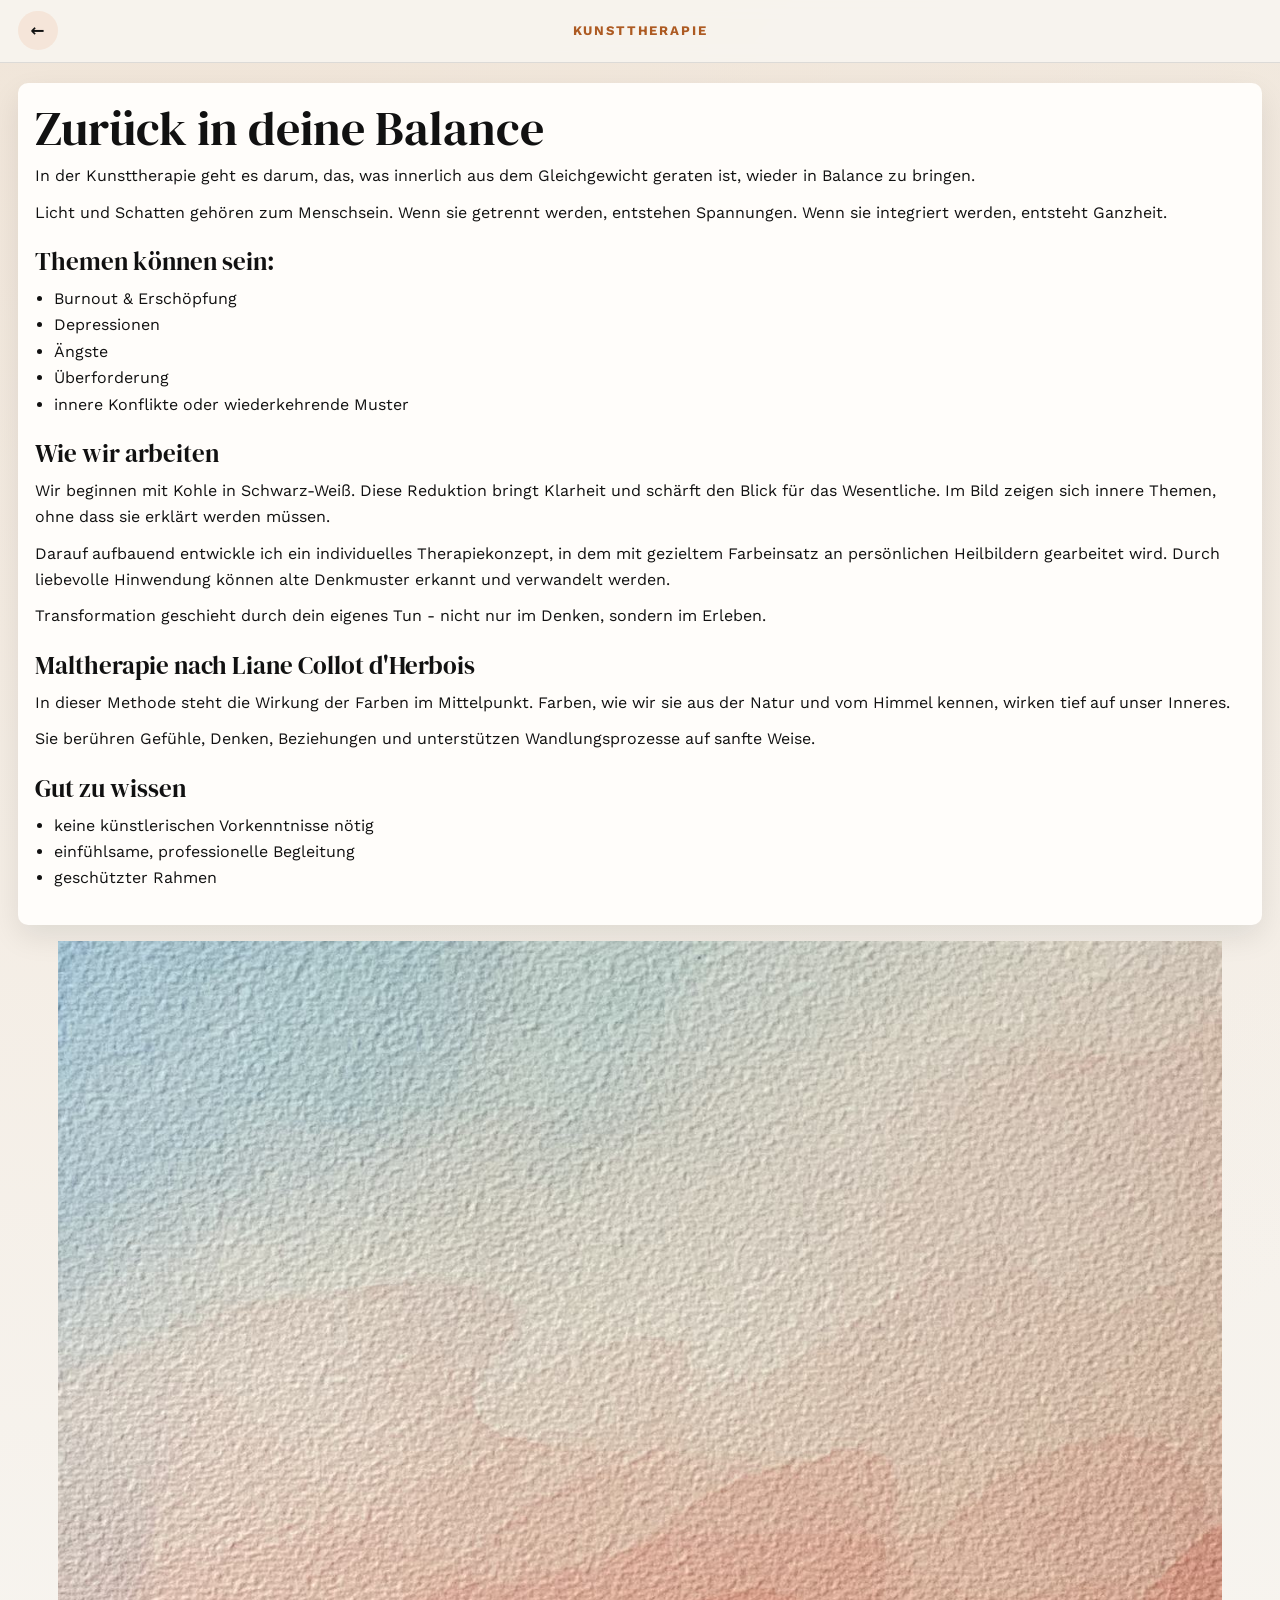
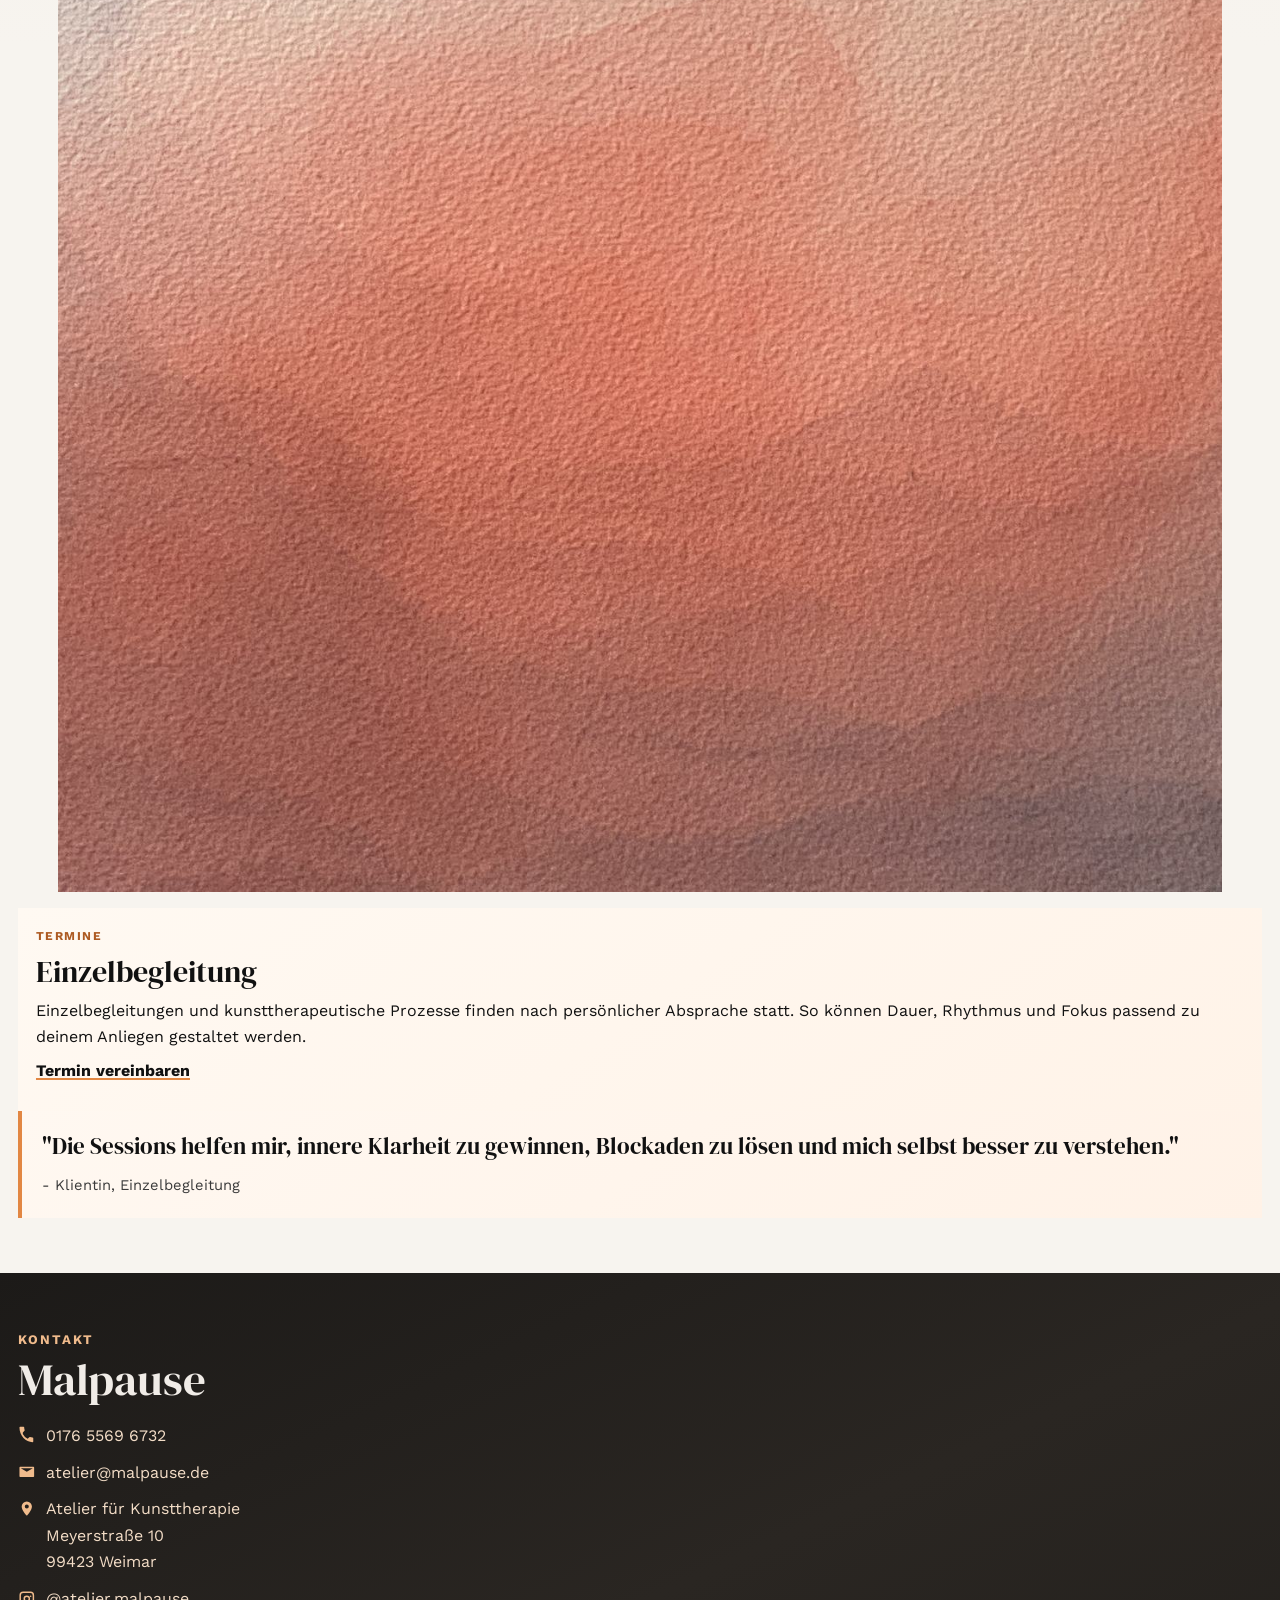
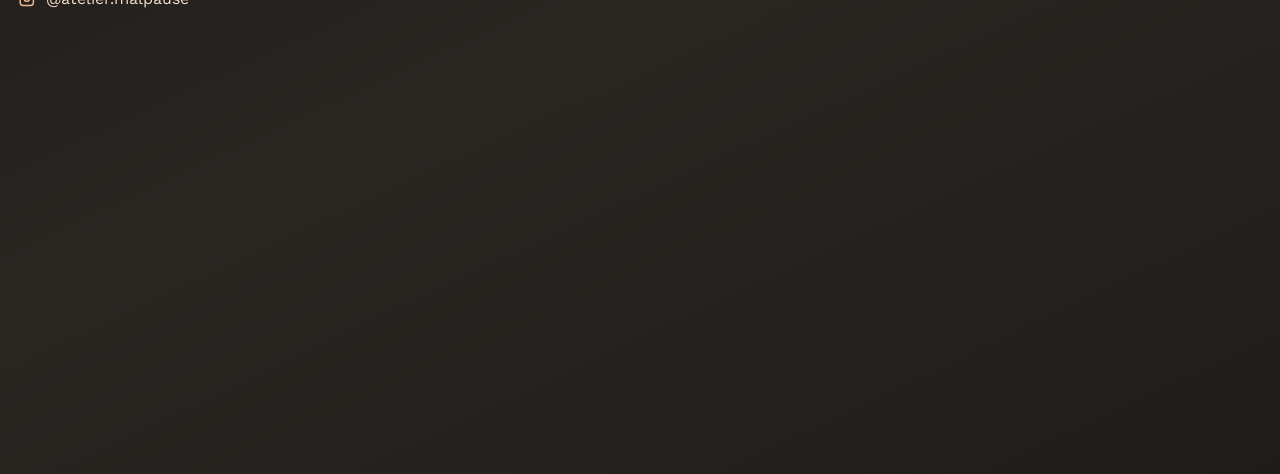
<file: kunsttherapie.html>
<!doctype html>
<html lang="de">
<head>
  <meta charset="utf-8">
  <meta name="viewport" content="width=device-width, initial-scale=1">
  <title>Kunsttherapie | Malpause</title>
  <meta name="description" content="Kunsttherapeutische Begleitung bei Malpause in Weimar.">
  <link rel="icon" href="favicon.svg" type="image/svg+xml">
  <link rel="stylesheet" href="fonts.css">
  <link rel="stylesheet" href="styles.css">
</head>
<body>
  <div id="app" data-page="kunsttherapie">
    <header class="subpage-header">
      <div class="subpage-header__inner">
        <a class="subpage-back" href="index.html" data-back aria-label="Zurück zur Startseite">
          <span class="subpage-back__icon" aria-hidden="true">
            <span></span>
            <span></span>
          </span>
        </a>
        <p class="eyebrow subpage-header__eyebrow">Kunsttherapie</p>
      </div>
    </header>

    <main class="subpage-main">
      <section class="subpage-copy-layout">
        <article class="subpage-panel subpage-copy">
        <h1 class="subpage-title">Zurück in deine Balance</h1>
        <p>
          In der Kunsttherapie geht es darum,
          das, was innerlich aus dem Gleichgewicht geraten ist,
          wieder in Balance zu bringen.
        </p>
        <p>
          Licht und Schatten gehören zum Menschsein.
          Wenn sie getrennt werden, entstehen Spannungen.
          Wenn sie integriert werden, entsteht Ganzheit.
        </p>
        <h2>Themen können sein:</h2>
        <ul>
          <li>Burnout &amp; Erschöpfung</li>
          <li>Depressionen</li>
          <li>Ängste</li>
          <li>Überforderung</li>
          <li>innere Konflikte oder wiederkehrende Muster</li>
        </ul>
        <h2>Wie wir arbeiten</h2>
        <p>
          Wir beginnen mit Kohle in Schwarz-Weiß.
          Diese Reduktion bringt Klarheit und schärft den Blick für das Wesentliche.
          Im Bild zeigen sich innere Themen, ohne dass sie erklärt werden müssen.
        </p>
        <p>
          Darauf aufbauend entwickle ich ein individuelles Therapiekonzept, in dem mit gezieltem
          Farbeinsatz an persönlichen Heilbildern gearbeitet wird.
          Durch liebevolle Hinwendung können alte Denkmuster erkannt und verwandelt werden.
        </p>
        <p>
          Transformation geschieht durch dein eigenes Tun -
          nicht nur im Denken, sondern im Erleben.
        </p>
        <h2>Maltherapie nach Liane Collot d'Herbois</h2>
        <p>
          In dieser Methode steht die Wirkung der Farben im Mittelpunkt.
          Farben, wie wir sie aus der Natur und vom Himmel kennen,
          wirken tief auf unser Inneres.
        </p>
        <p>
          Sie berühren Gefühle, Denken, Beziehungen
          und unterstützen Wandlungsprozesse auf sanfte Weise.
        </p>
        <h2>Gut zu wissen</h2>
        <ul>
          <li>keine künstlerischen Vorkenntnisse nötig</li>
          <li>einfühlsame, professionelle Begleitung</li>
          <li>geschützter Rahmen</li>
        </ul>
        </article>
        <figure class="subpage-side-media">
          <img src="IMG_03.jpg" alt="Materialien der Kunsttherapie" decoding="async">
        </figure>
      </section>

      <section class="subpage-offer-grid" aria-label="Termine und Zitat">
        <article class="term-card">
          <p class="term-card__label">Termine</p>
          <h3>Einzelbegleitung</h3>
          <p>
            Einzelbegleitungen und kunsttherapeutische Prozesse finden nach persönlicher
            Absprache statt. So können Dauer, Rhythmus und Fokus passend zu deinem Anliegen
            gestaltet werden.
          </p>
          <p><strong><a class="term-link" href="#kontakt" data-nav>Termin vereinbaren</a></strong></p>
        </article>
        <blockquote class="quote-card">
          <p>
            "Die Sessions helfen mir, innere Klarheit zu gewinnen, Blockaden zu lösen und mich selbst besser zu verstehen."
          </p>
          <cite>- Klientin, Einzelbegleitung</cite>
        </blockquote>
      </section>
    </main>

    <footer id="kontakt" class="site-footer">
      <div class="site-footer__inner">
        <p class="eyebrow">Kontakt</p>
        <h2>Malpause</h2>
        <ul class="contact-list">
          <li class="contact-item">
            <span class="contact-icon" aria-hidden="true">
              <svg viewBox="0 0 24 24" role="img" focusable="false">
                <path d="M6.6 10.8a15.2 15.2 0 0 0 6.6 6.6l2.2-2.2a1 1 0 0 1 1-.24c1.08.36 2.23.56 3.42.56a1 1 0 0 1 1 1V21a1 1 0 0 1-1 1C10.74 22 2 13.26 2 2a1 1 0 0 1 1-1h4.48a1 1 0 0 1 1 1c0 1.2.2 2.34.56 3.42a1 1 0 0 1-.24 1l-2.2 2.38z"/>
              </svg>
            </span>
            <a href="tel:+4917655696732">0176 5569 6732</a>
          </li>
          <li class="contact-item">
            <span class="contact-icon" aria-hidden="true">
              <svg viewBox="0 0 24 24" role="img" focusable="false">
                <path d="M3 5h18a1 1 0 0 1 1 1v12a1 1 0 0 1-1 1H3a1 1 0 0 1-1-1V6a1 1 0 0 1 1-1zm9 7 8.2-5H3.8L12 12z"/>
              </svg>
            </span>
            <a href="mailto:atelier@malpause.de">atelier@malpause.de</a>
          </li>
          <li class="contact-item">
            <span class="contact-icon" aria-hidden="true">
              <svg viewBox="0 0 24 24" role="img" focusable="false">
                <path d="M12 2a7 7 0 0 1 7 7c0 4.77-5.14 10.52-6.32 11.78a1 1 0 0 1-1.36 0C10.14 19.52 5 13.77 5 9a7 7 0 0 1 7-7zm0 9.5A2.5 2.5 0 1 0 12 6a2.5 2.5 0 0 0 0 5.5z"/>
              </svg>
            </span>
            <a href="https://maps.google.com/?q=Atelier+f%C3%BCr+Kunsttherapie,+Meyerstra%C3%9Fe+10,+99423+Weimar" target="_blank" rel="noopener noreferrer">
              Atelier für Kunsttherapie<br>
              Meyerstraße 10<br>
              99423 Weimar
            </a>
          </li>
          <li class="contact-item">
            <span class="contact-icon" aria-hidden="true">
              <svg viewBox="0 0 24 24" role="img" focusable="false">
                <path d="M7 2h10a5 5 0 0 1 5 5v10a5 5 0 0 1-5 5H7a5 5 0 0 1-5-5V7a5 5 0 0 1 5-5zm0 2a3 3 0 0 0-3 3v10a3 3 0 0 0 3 3h10a3 3 0 0 0 3-3V7a3 3 0 0 0-3-3H7zm5 3.5A4.5 4.5 0 1 1 7.5 12 4.5 4.5 0 0 1 12 7.5zm0 2A2.5 2.5 0 1 0 14.5 12 2.5 2.5 0 0 0 12 9.5zm5.25-2.1a1.1 1.1 0 1 1-1.1 1.1 1.1 1.1 0 0 1 1.1-1.1z"/>
              </svg>
            </span>
            <a href="https://www.instagram.com/atelier.malpause/" target="_blank" rel="noopener noreferrer">@atelier.malpause</a>
          </li>
        </ul>
      </div>
    </footer>
  </div>

  <script src="script.js"></script>
  <script src="router.js"></script>
</body>
</html>
</file>
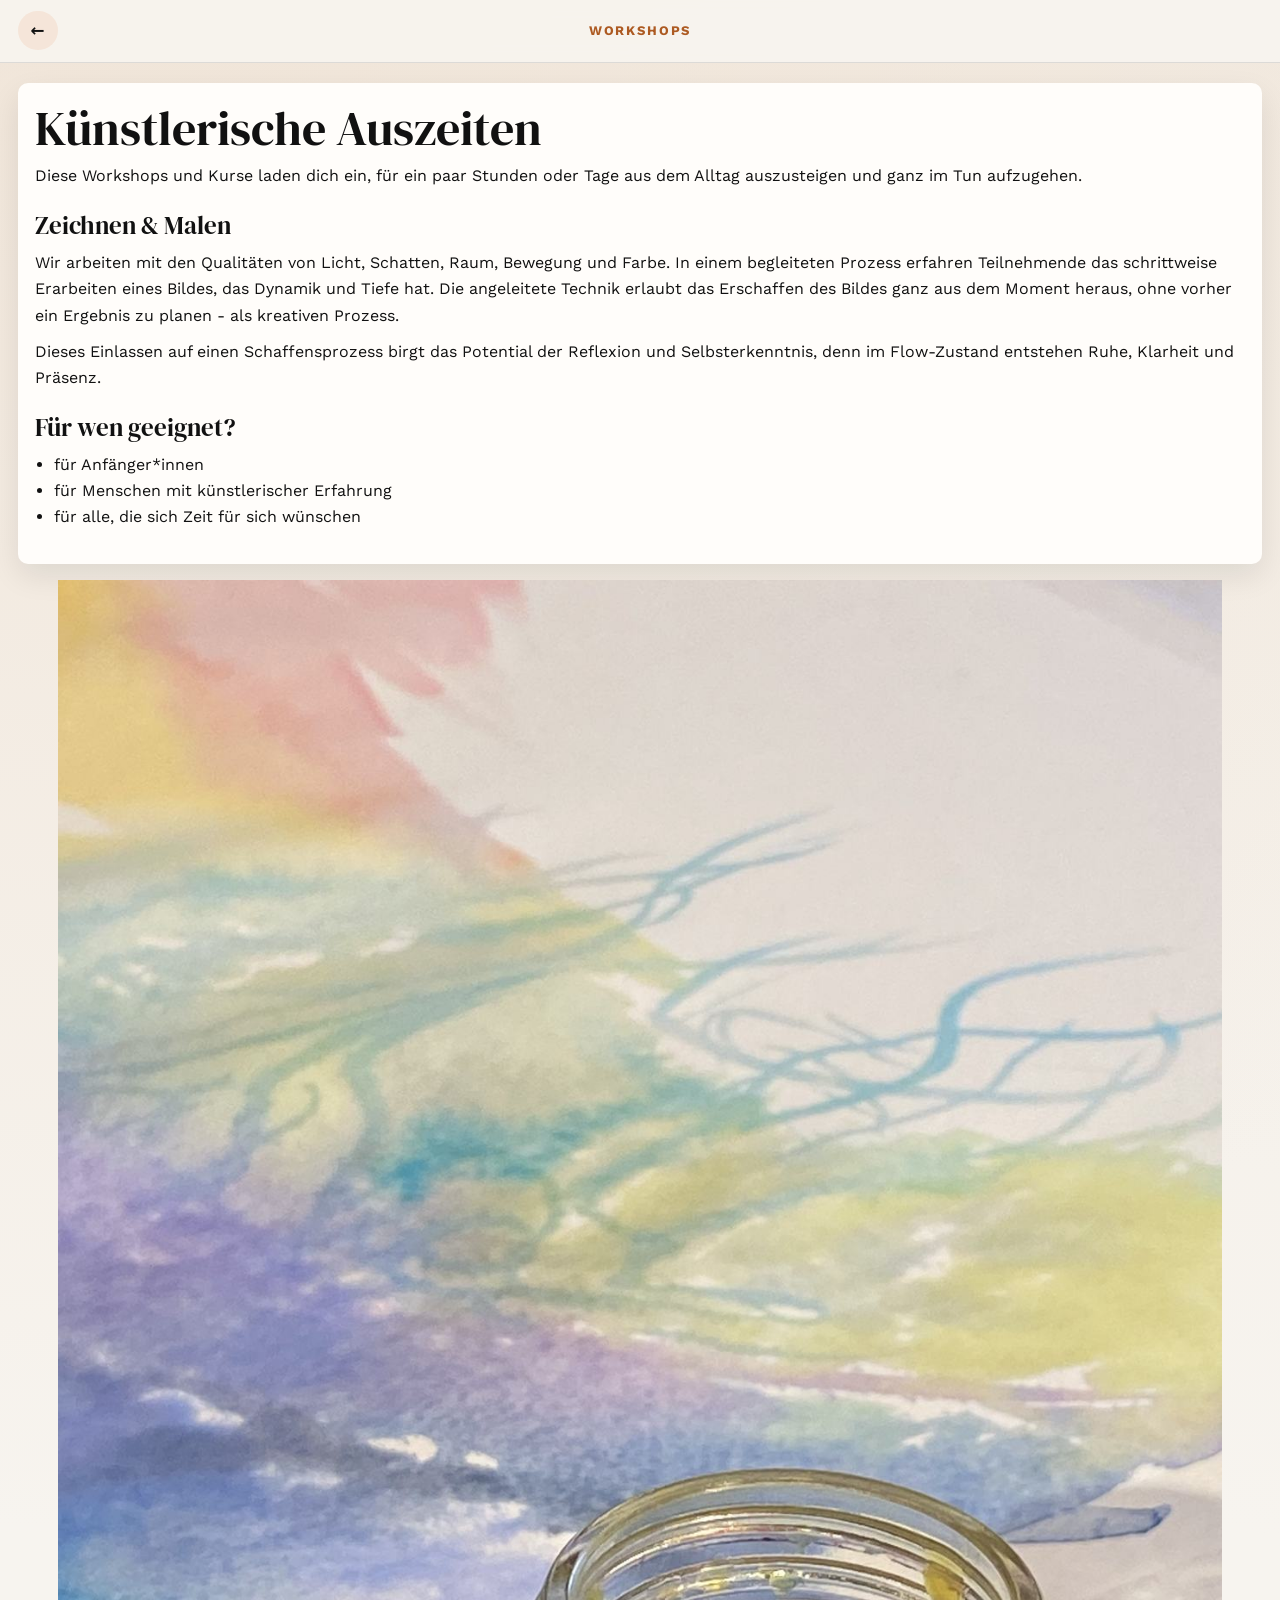
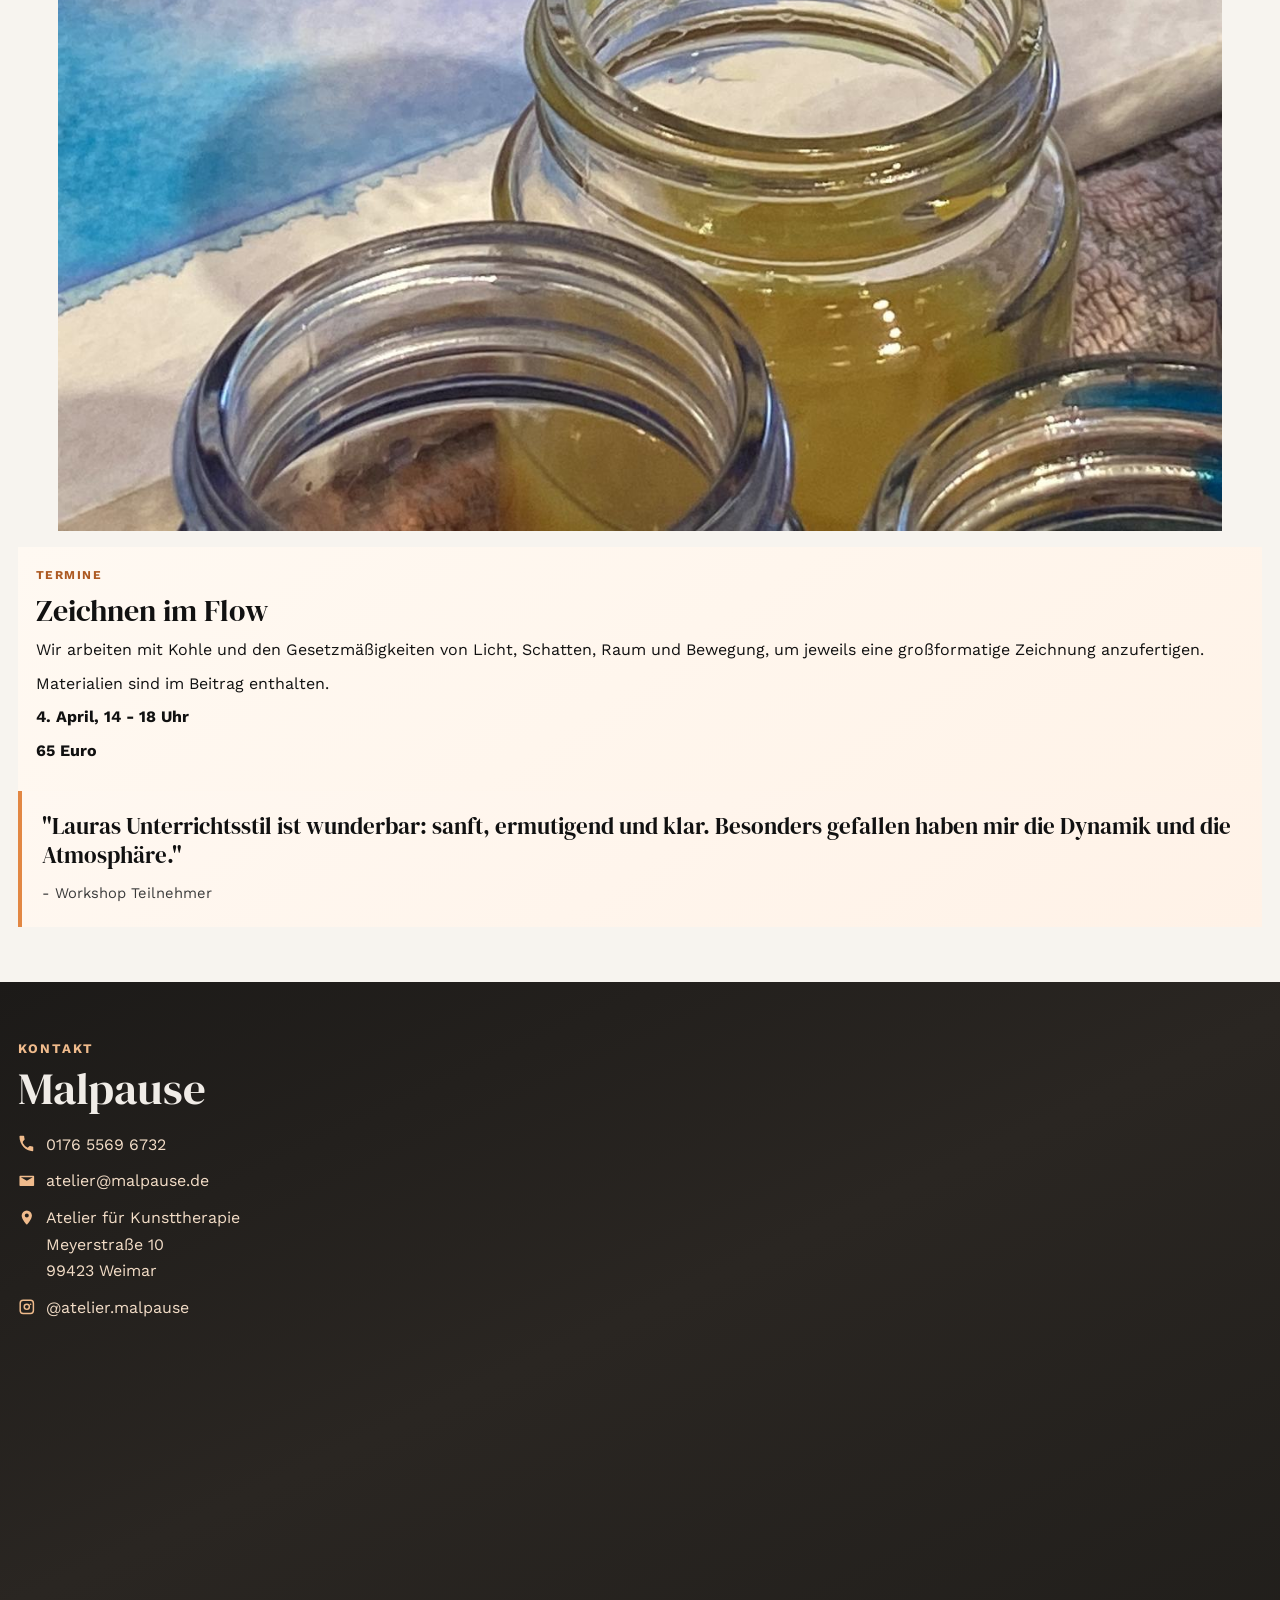
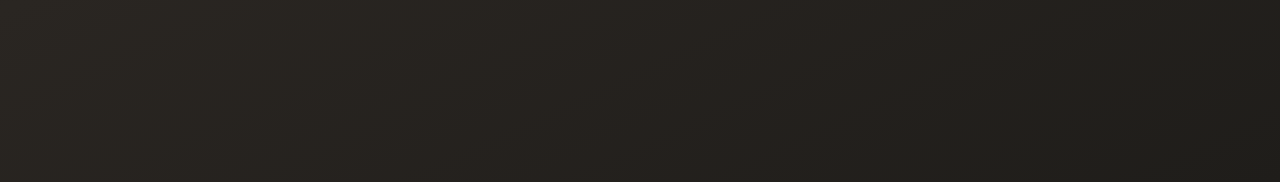
<file: workshops.html>
<!doctype html>
<html lang="de">
<head>
  <meta charset="utf-8">
  <meta name="viewport" content="width=device-width, initial-scale=1">
  <title>Workshops | Malpause</title>
  <meta name="description" content="Workshops und kreative Auszeiten bei Malpause in Weimar.">
  <link rel="icon" href="favicon.svg" type="image/svg+xml">
  <link rel="stylesheet" href="fonts.css">
  <link rel="stylesheet" href="styles.css">
</head>
<body>
  <div id="app" data-page="workshops">
    <header class="subpage-header">
      <div class="subpage-header__inner">
        <a class="subpage-back" href="index.html" data-back aria-label="Zurück zur Startseite">
          <span class="subpage-back__icon" aria-hidden="true">
            <span></span>
            <span></span>
          </span>
        </a>
        <p class="eyebrow subpage-header__eyebrow">Workshops</p>
      </div>
    </header>

    <main class="subpage-main">
      <section class="subpage-copy-layout">
        <article class="subpage-panel subpage-copy">
        <h1 class="subpage-title">Künstlerische Auszeiten</h1>
        <p>
          Diese Workshops und Kurse laden dich ein, für ein paar Stunden
          oder Tage aus dem Alltag auszusteigen und ganz im Tun
          aufzugehen.
        </p>
        <h2>Zeichnen &amp; Malen</h2>
        <p>
          Wir arbeiten mit den Qualitäten von Licht, Schatten, Raum, Bewegung und Farbe.
          In einem begleiteten Prozess erfahren Teilnehmende das schrittweise Erarbeiten eines
          Bildes, das Dynamik und Tiefe hat. Die angeleitete Technik erlaubt das Erschaffen des
          Bildes ganz aus dem Moment heraus, ohne vorher ein Ergebnis zu planen - als kreativen Prozess.
        </p>
        <p>
          Dieses Einlassen auf einen Schaffensprozess birgt das Potential der Reflexion und
          Selbsterkenntnis, denn im Flow-Zustand entstehen Ruhe, Klarheit und Präsenz.
        </p>
        <h2>Für wen geeignet?</h2>
        <ul>
          <li>für Anfänger*innen</li>
          <li>für Menschen mit künstlerischer Erfahrung</li>
          <li>für alle, die sich Zeit für sich wünschen</li>
        </ul>
        </article>
        <figure class="subpage-side-media">
          <img src="IMG_01.jpg" alt="Kreativer Prozess im Workshop" decoding="async">
        </figure>
      </section>

      <section class="subpage-offer-grid" aria-label="Termine und Zitat">
        <article class="term-card">
          <p class="term-card__label">Termine</p>
          <h3>Zeichnen im Flow</h3>
          <p>
            Wir arbeiten mit Kohle und den Gesetzmäßigkeiten von Licht, Schatten, Raum und Bewegung,
            um jeweils eine großformatige Zeichnung anzufertigen.
          </p>
          <p>Materialien sind im Beitrag enthalten.</p>
          <p><strong>4. April, 14 - 18 Uhr</strong></p>
          <p><strong>65 Euro</strong></p>
        </article>
        <blockquote class="quote-card">
          <p>
            "Lauras Unterrichtsstil ist wunderbar: sanft, ermutigend und klar. Besonders gefallen haben mir die Dynamik und die Atmosphäre."
          </p>
          <cite>- Workshop Teilnehmer</cite>
        </blockquote>
      </section>
    </main>

    <footer id="kontakt" class="site-footer">
      <div class="site-footer__inner">
        <p class="eyebrow">Kontakt</p>
        <h2>Malpause</h2>
        <ul class="contact-list">
          <li class="contact-item">
            <span class="contact-icon" aria-hidden="true">
              <svg viewBox="0 0 24 24" role="img" focusable="false">
                <path d="M6.6 10.8a15.2 15.2 0 0 0 6.6 6.6l2.2-2.2a1 1 0 0 1 1-.24c1.08.36 2.23.56 3.42.56a1 1 0 0 1 1 1V21a1 1 0 0 1-1 1C10.74 22 2 13.26 2 2a1 1 0 0 1 1-1h4.48a1 1 0 0 1 1 1c0 1.2.2 2.34.56 3.42a1 1 0 0 1-.24 1l-2.2 2.38z"/>
              </svg>
            </span>
            <a href="tel:+4917655696732">0176 5569 6732</a>
          </li>
          <li class="contact-item">
            <span class="contact-icon" aria-hidden="true">
              <svg viewBox="0 0 24 24" role="img" focusable="false">
                <path d="M3 5h18a1 1 0 0 1 1 1v12a1 1 0 0 1-1 1H3a1 1 0 0 1-1-1V6a1 1 0 0 1 1-1zm9 7 8.2-5H3.8L12 12z"/>
              </svg>
            </span>
            <a href="mailto:atelier@malpause.de">atelier@malpause.de</a>
          </li>
          <li class="contact-item">
            <span class="contact-icon" aria-hidden="true">
              <svg viewBox="0 0 24 24" role="img" focusable="false">
                <path d="M12 2a7 7 0 0 1 7 7c0 4.77-5.14 10.52-6.32 11.78a1 1 0 0 1-1.36 0C10.14 19.52 5 13.77 5 9a7 7 0 0 1 7-7zm0 9.5A2.5 2.5 0 1 0 12 6a2.5 2.5 0 0 0 0 5.5z"/>
              </svg>
            </span>
            <a href="https://maps.google.com/?q=Atelier+f%C3%BCr+Kunsttherapie,+Meyerstra%C3%9Fe+10,+99423+Weimar" target="_blank" rel="noopener noreferrer">
              Atelier für Kunsttherapie<br>
              Meyerstraße 10<br>
              99423 Weimar
            </a>
          </li>
          <li class="contact-item">
            <span class="contact-icon" aria-hidden="true">
              <svg viewBox="0 0 24 24" role="img" focusable="false">
                <path d="M7 2h10a5 5 0 0 1 5 5v10a5 5 0 0 1-5 5H7a5 5 0 0 1-5-5V7a5 5 0 0 1 5-5zm0 2a3 3 0 0 0-3 3v10a3 3 0 0 0 3 3h10a3 3 0 0 0 3-3V7a3 3 0 0 0-3-3H7zm5 3.5A4.5 4.5 0 1 1 7.5 12 4.5 4.5 0 0 1 12 7.5zm0 2A2.5 2.5 0 1 0 14.5 12 2.5 2.5 0 0 0 12 9.5zm5.25-2.1a1.1 1.1 0 1 1-1.1 1.1 1.1 1.1 0 0 1 1.1-1.1z"/>
              </svg>
            </span>
            <a href="https://www.instagram.com/atelier.malpause/" target="_blank" rel="noopener noreferrer">@atelier.malpause</a>
          </li>
        </ul>
      </div>
    </footer>
  </div>

  <script src="script.js"></script>
  <script src="router.js"></script>
</body>
</html>
</file>
<file: fonts.css>
@font-face {
  font-family: 'Caveat';
  font-style: normal;
  font-weight: 500;
  font-display: swap;
  src: url("fonts/caveat-normal-500.woff2") format("woff2");
}

@font-face {
  font-family: 'Caveat';
  font-style: normal;
  font-weight: 700;
  font-display: swap;
  src: url("fonts/caveat-normal-700.woff2") format("woff2");
}

@font-face {
  font-family: 'DM Serif Display';
  font-style: italic;
  font-weight: 400;
  font-display: swap;
  src: url("fonts/dm-serif-display-italic-400.woff2") format("woff2");
}

@font-face {
  font-family: 'DM Serif Display';
  font-style: normal;
  font-weight: 400;
  font-display: swap;
  src: url("fonts/dm-serif-display-normal-400.woff2") format("woff2");
}

@font-face {
  font-family: 'Fraunces';
  font-style: normal;
  font-weight: 300;
  font-display: swap;
  src: url("fonts/fraunces-normal-300.woff2") format("woff2");
}

@font-face {
  font-family: 'Fraunces';
  font-style: normal;
  font-weight: 500;
  font-display: swap;
  src: url("fonts/fraunces-normal-500.woff2") format("woff2");
}

@font-face {
  font-family: 'Fraunces';
  font-style: normal;
  font-weight: 700;
  font-display: swap;
  src: url("fonts/fraunces-normal-700.woff2") format("woff2");
}

@font-face {
  font-family: 'Great Vibes';
  font-style: normal;
  font-weight: 400;
  font-display: swap;
  src: url("fonts/great-vibes-normal-400.woff2") format("woff2");
}

@font-face {
  font-family: 'Satisfy';
  font-style: normal;
  font-weight: 400;
  font-display: swap;
  src: url("fonts/satisfy-normal-400.woff2") format("woff2");
}

@font-face {
  font-family: 'Work Sans';
  font-style: normal;
  font-weight: 400;
  font-display: swap;
  src: url("fonts/work-sans-normal-400.woff2") format("woff2");
}

@font-face {
  font-family: 'Work Sans';
  font-style: normal;
  font-weight: 500;
  font-display: swap;
  src: url("fonts/work-sans-normal-500.woff2") format("woff2");
}

@font-face {
  font-family: 'Work Sans';
  font-style: normal;
  font-weight: 700;
  font-display: swap;
  src: url("fonts/work-sans-normal-700.woff2") format("woff2");
}
</file>
<file: styles.css>
﻿:root {
  --bg: #f7f4ef;
  --paper: #fffdfa;
  --ink: #111111;
  --muted: #3a3a3a;
  --accent: #e28743;
  --accent-text: #ad5a22;
  --nav-bg: rgba(247, 244, 239, 0.95);
  --shadow: 0 12px 30px rgba(14, 17, 23, 0.09);
  --radius: 10px;
  --maxw: 1280px;
}

* {
  box-sizing: border-box;
}

html {
  scroll-behavior: smooth;
}

body {
  margin: 0;
  font-family: "Work Sans", system-ui, -apple-system, Segoe UI, Roboto, sans-serif;
  color: var(--ink);
  background: radial-gradient(circle at 10% -10%, #efe2d4 0%, transparent 48%),
    radial-gradient(circle at 120% 0%, #f2ebe2 0%, transparent 42%),
    var(--bg);
  line-height: 1.65;
  font-size: 1rem;
}

img {
  display: block;
  width: 100%;
  height: auto;
}

.hero {
  position: relative;
  isolation: isolate;
  overflow: hidden;
  height: 100svh;
}

.hero picture {
  display: block;
  width: 100%;
  height: 100%;
}

.hero__image {
  width: 100%;
  height: 100%;
  object-fit: cover;
  object-position: center;
}

.hero__overlay {
  position: absolute;
  inset: 0;
  background: linear-gradient(to bottom, rgba(18, 24, 31, 0.28), rgba(18, 24, 31, 0.45));
}

.hero__content {
  position: absolute;
  left: 50%;
  top: 50%;
  transform: translate(-50%, -50%);
  width: min(92vw, 820px);
  display: flex;
  flex-direction: column;
  align-items: center;
  text-align: center;
}

.hero__title {
  position: static;
  margin: 0;
  font-family: "Fraunces", Georgia, serif;
  font-size: clamp(2.6rem, 13vw, 6rem);
  font-weight: 500;
  letter-spacing: 0.05em;
  color: #f9efe4;
  opacity: 0;
  transition: opacity 1.6s ease;
  text-align: center;
  text-transform: uppercase;
  text-shadow: 0 8px 28px rgba(12, 16, 22, 0.55);
}

.hero__title.is-visible {
  opacity: 1;
}

.hero__title-link {
  color: inherit;
  text-decoration: none;
}

.hero__links {
  margin-top: 2rem;
  display: flex;
  flex-direction: column;
  align-items: center;
  gap: 0.48rem;
}

.hero__link {
  font-family: "Fraunces", Georgia, serif;
  font-size: clamp(1.22rem, 4.2vw, 2.05rem);
  font-weight: 400;
  letter-spacing: 0.01em;
  line-height: 1.4;
  color: #ffe2c8;
  text-decoration: none;
  opacity: 0;
  transform: translateY(8px);
  transition: opacity 0.72s ease, transform 0.72s ease, color 0.2s ease;
}

.hero__link.is-visible {
  opacity: 1;
  transform: translateY(0);
}

.hero__link:hover,
.hero__link:focus-visible {
  color: #ffd3aa;
}

.hero__signature {
  margin-top: 4.4rem;
  position: relative;
  font-family: "Caveat", "Satisfy", "Great Vibes", "Brush Script MT", cursive;
  font-size: clamp(1.55rem, 5.2vw, 2.55rem);
  font-weight: 500;
  letter-spacing: 0.02em;
  line-height: 1.15;
  color: #ffd8b6;
  text-decoration: none;
  opacity: 0;
  transform: translateY(8px) rotate(-5deg);
  transform-origin: left center;
  transition: opacity 0.92s ease, transform 0.92s ease, color 0.2s ease;
}

.hero__signature::after {
  content: "";
  position: absolute;
  left: 0.12em;
  right: 0.12em;
  bottom: 0.08em;
  border-bottom: 2px solid rgba(255, 216, 182, 0.95);
  transform: scaleX(0);
  transform-origin: left center;
  transition: transform 1.05s ease;
  transition-delay: 0.18s;
}

.hero__signature.is-visible {
  opacity: 1;
  transform: translateY(0) rotate(-5deg);
}

.hero__signature.is-visible::after {
  transform: scaleX(1);
}

.hero__signature:hover,
.hero__signature:focus-visible {
  color: #ffe7d0;
}

.site-nav {
  position: fixed;
  top: 0;
  left: 0;
  right: 0;
  z-index: 30;
  backdrop-filter: blur(8px);
  background: var(--nav-bg);
  border-bottom: 1px solid rgba(31, 42, 53, 0.12);
  transform: translateY(0);
  opacity: 1;
  transition: transform 0.85s ease, opacity 0.85s ease;
}

.site-nav.is-hidden {
  transform: translateY(-110%);
  opacity: 0;
  pointer-events: none;
}

.site-nav__inner {
  max-width: var(--maxw);
  margin: 0 auto;
  display: flex;
  justify-content: space-between;
  align-items: center;
  gap: 0.8rem;
  padding: 0.6rem 1.15rem;
}

.site-nav__brand {
  font-family: "Fraunces", Georgia, serif;
  font-size: 1.15rem;
  letter-spacing: 0.03em;
  font-weight: 500;
  flex: 0 0 auto;
  margin-left: -0.95rem;
}

.site-nav__toggle {
  display: none;
  width: 2.4rem;
  height: 2.4rem;
  border: 0;
  border-radius: 999px;
  background: rgba(226, 135, 67, 0.14);
  color: var(--ink);
  align-items: center;
  justify-content: center;
  flex-direction: column;
  gap: 0.22rem;
  cursor: pointer;
}

.site-nav__toggle-line {
  width: 1rem;
  height: 2px;
  background: currentColor;
  border-radius: 999px;
}

.site-nav__menu {
  display: flex;
  justify-content: flex-end;
  align-items: center;
  gap: 0.45rem;
  overflow-x: auto;
  white-space: nowrap;
  flex: 1 1 auto;
}

.site-nav a {
  position: relative;
  color: var(--ink);
  text-decoration: none;
  padding: 0.5rem 0.95rem;
  border-radius: 6px;
  font-size: 0.95rem;
  font-weight: 500;
  white-space: nowrap;
  transition: color 0.2s ease, transform 0.2s ease;
}

.site-nav a::before {
  content: "";
  position: absolute;
  inset: 18% 8%;
  border-radius: 14px 8px 12px 9px;
  background:
    radial-gradient(circle at 20% 40%, rgba(226, 135, 67, 0.2) 0, rgba(226, 135, 67, 0) 60%),
    linear-gradient(110deg, rgba(226, 135, 67, 0.13), rgba(255, 194, 145, 0.2));
  transform: scale(0.7) rotate(-1.8deg);
  opacity: 0;
  z-index: -1;
  transition: opacity 0.22s ease, transform 0.22s ease;
}

.site-nav a:hover,
.site-nav a:focus-visible {
  color: #2b1a0f;
  transform: translateY(-1px);
  outline: none;
}

.site-nav a:hover::before,
.site-nav a:focus-visible::before {
  opacity: 1;
  transform: scale(1) rotate(-1.8deg);
}

.quote-card {
  margin: 0;
  padding: 1.35rem 1.2rem;
  min-height: 100%;
  background: linear-gradient(145deg, #fff8f1, #fff2e7);
  border-left: 4px solid var(--accent);
  border-radius: 0;
  box-shadow: none;
  display: flex;
  flex-direction: column;
  justify-content: center;
}

.quote-card p {
  margin: 0 0 0.7rem;
  font-family: "DM Serif Display", Georgia, serif;
  font-size: clamp(1.05rem, 2.6vw, 1.45rem);
  line-height: 1.25;
}

.quote-card cite {
  font-style: normal;
  font-size: 0.92rem;
  color: var(--muted);
}

.term-card {
  min-height: 0;
  background: linear-gradient(145deg, #fff9f2, #fff3e8);
  border: 0;
  border-radius: 0;
  box-shadow: none;
  padding: 1.2rem 1.1rem;
}

.term-card__label {
  margin: 0 0 0.45rem;
  font-size: 0.75rem;
  letter-spacing: 0.12em;
  text-transform: uppercase;
  font-weight: 700;
  color: var(--accent-text);
}

.term-card h3 {
  margin: 0 0 0.55rem;
  font-family: "DM Serif Display", Georgia, serif;
  font-size: clamp(1.35rem, 3.2vw, 1.85rem);
  font-weight: 400;
  line-height: 1.2;
}

.term-card p {
  margin: 0 0 0.45rem;
}

.term-card__when {
  margin-top: 0.8rem;
}

.nowrap {
  white-space: nowrap;
}

.term-card p.term-card__cta {
  margin-top: 1rem;
}

.term-link {
  color: #111111;
  font-weight: 700;
  text-decoration: underline;
  text-decoration-color: var(--accent);
  text-decoration-thickness: 2px;
  text-underline-offset: 0.14em;
}

.offer-quote {
  min-height: 0;
  justify-content: center;
  text-align: center;
  border-top: 0;
}

.offer-carousel {
  position: relative;
  background: linear-gradient(145deg, #fff9f2, #fff3e8);
  min-height: 100%;
  display: grid;
  grid-template-rows: 1fr auto;
  touch-action: pan-y;
}

.offer-carousel__slide {
  display: flex;
  align-items: flex-start;
  flex: 1 1 auto;
  opacity: 0;
  visibility: hidden;
  pointer-events: none;
  grid-row: 1;
  grid-column: 1;
  transition: opacity 0.2s ease;
}

.offer-carousel__slide.is-active {
  opacity: 1;
  visibility: visible;
  pointer-events: auto;
}

.offer-carousel__slide--quote {
  align-items: center;
}

.offer-carousel__slide > * {
  min-height: 100%;
  width: 100%;
}

.offer-carousel__controls {
  display: flex;
  align-items: center;
  justify-content: center;
  gap: 0.4rem;
  padding: 0.35rem 0.4rem 0.45rem;
  border-top: 0;
  background: transparent;
  grid-row: 2;
  grid-column: 1;
}

.offer-carousel__btn {
  display: none;
}

.offer-carousel__btn:hover,
.offer-carousel__btn:focus-visible {
  background: rgba(226, 135, 67, 0.28);
  outline: none;
}

.offer-carousel__dots {
  display: flex;
  align-items: center;
  gap: 0.5rem;
}

.offer-carousel__dot {
  position: relative;
  border: 0;
  width: 1.55rem;
  height: 1.55rem;
  border-radius: 999px;
  background: transparent;
  cursor: pointer;
  padding: 0;
}

.offer-carousel__dot::before {
  content: "";
  position: absolute;
  top: 50%;
  left: 50%;
  width: 0.5rem;
  height: 0.5rem;
  border-radius: 999px;
  background: rgba(35, 35, 35, 0.28);
  transform: translate(-50%, -50%);
}

.offer-carousel__dot.is-active {
  background: rgba(226, 135, 67, 0.12);
}

.offer-carousel__dot.is-active::before {
  background: rgba(226, 135, 67, 0.82);
}

main {
  max-width: var(--maxw);
  margin: 0 auto;
  padding: 2.5rem 1.15rem 4rem;
}

main section[id] {
  scroll-margin-top: 5.6rem;
}

.content-block {
  display: grid;
  grid-template-columns: 1fr;
  gap: 0;
  align-items: stretch;
  margin-bottom: 2.4rem;
  border-radius: var(--radius);
  overflow: hidden;
  box-shadow: var(--shadow);
  background: #fff;
}

.content-block__media {
  margin: 0;
  border-radius: 0;
  overflow: hidden;
  box-shadow: none;
  order: 2;
  display: flex;
  flex-direction: column;
}

.content-block__media > * {
  width: 100%;
}

.content-block__media img {
  aspect-ratio: 4 / 3;
  object-fit: cover;
}

#malpause .content-block__media img {
  width: 100%;
  max-width: none;
  margin: 0;
  aspect-ratio: 4 / 3;
  object-fit: cover;
  object-position: center;
  border-radius: 0;
}

@media (min-width: 768px) {
  #malpause .content-block__media {
    position: relative;
  }

  #malpause .content-block__media img {
    position: absolute;
    inset: 0;
    width: 100%;
    height: 100%;
    aspect-ratio: auto;
    object-fit: cover;
  }
}

#ich-begleite-dich .content-block__media {
  min-height: 100%;
}

#ich-begleite-dich .content-block__media img {
  width: 100%;
  height: 100%;
  max-width: none;
  margin: 0;
  /* reserve space before the lazy image loads, so jumps to #kontakt land correctly */
  aspect-ratio: auto 683 / 1024;
  object-fit: cover;
  object-position: center top;
  border-radius: 0;
}

.content-block__text {
  background: color-mix(in srgb, var(--paper) 90%, white);
  padding: 1.1rem 1.05rem 1.2rem;
  border-radius: 0;
  box-shadow: none;
  order: 1;
}

.content-block__text p {
  margin: 0 0 0.85rem;
  max-width: 38em;
}

.content-block__text p:last-child {
  margin-bottom: 0;
}

.eyebrow {
  margin: 0 0 0.55rem;
  font-size: 0.82rem;
  letter-spacing: 0.14em;
  text-transform: uppercase;
  color: var(--accent-text);
  font-weight: 700;
}

h2 {
  margin: 0 0 0.55rem;
  font-family: "DM Serif Display", Georgia, serif;
  font-size: clamp(1.55rem, 4.9vw, 2.8rem);
  font-weight: 400;
  line-height: 1.1;
}

.site-footer {
  background: linear-gradient(155deg, #1c1a18, #2a2622 45%, #1f1d1a);
  color: #f0ece7;
  padding: 3.2rem 0 1.4rem;
  /* fills the viewport below #kontakt's scroll-margin so the nav link lands cleanly */
  min-height: calc(100svh - 6.2rem);
  display: flex;
  flex-direction: column;
}

#kontakt {
  scroll-margin-top: 6.2rem;
}

.site-footer__inner {
  flex: 1;
  display: flex;
  flex-direction: column;
  width: 100%;
  max-width: var(--maxw);
  margin: 0 auto;
  padding: 0 1.15rem;
}

.site-footer .eyebrow {
  color: #f0bb8c;
}

.site-footer h2 {
  margin-bottom: 1.15rem;
}

.site-footer p {
  margin: 0.3rem 0;
}

.site-footer a {
  color: #f3ddc7;
  text-decoration: none;
}

.contact-list {
  list-style: none;
  padding: 0;
  margin: 0 0 2.5rem;
  display: grid;
  gap: 0.65rem;
}

.contact-item {
  display: flex;
  align-items: flex-start;
  gap: 0.65rem;
}

.contact-icon {
  width: 1.1rem;
  height: 1.1rem;
  flex: 0 0 1.1rem;
  margin-top: 0.2rem;
  color: #f0bb8c;
}

.contact-icon svg {
  width: 100%;
  height: 100%;
  fill: currentColor;
}

.site-footer a:hover,
.site-footer a:focus-visible {
  color: #ffe9d4;
  text-decoration: underline;
  text-underline-offset: 0.18em;
}

@media (min-width: 768px) {
  main {
    padding-top: 3.5rem;
  }

  .content-block {
    grid-template-columns: 1fr 1.618fr;
    gap: 0;
    margin-bottom: 3rem;
  }

  .content-block:not(.offer-section) .content-block__media {
    order: 1;
  }

  .content-block:not(.offer-section) .content-block__text {
    order: 2;
  }

  .offer-section .content-block__text {
    order: 1;
  }

  .offer-section .content-block__media {
    order: 2;
    display: flex;
  }

  .offer-section {
    grid-template-columns: 1.618fr 1fr;
  }

  .content-block__text {
    padding: 1.6rem;
  }

  .content-block__text,
  .content-block__media {
    height: 100%;
  }

}

@media (min-width: 1024px) {
  .hero {
    height: 100svh;
  }

  .site-nav__inner {
    gap: 0.7rem;
  }

  .site-nav a {
    font-size: 1rem;
  }

  .offer-section {
    grid-template-columns: 1.618fr 1fr;
    align-items: start;
  }

  .offer-section .content-block__text {
    align-self: start;
  }

  .offer-section .content-block__media {
    display: flex;
    align-self: start;
  }
}

@media (max-width: 900px) {
  .site-nav__inner {
    position: relative;
    display: flex;
    justify-content: space-between;
    align-items: center;
  }

  .site-nav__toggle {
    display: inline-flex;
  }

  .site-nav__menu {
    position: absolute;
    top: calc(100% + 1px);
    left: 0;
    right: 0;
    background: var(--nav-bg);
    border-bottom: 1px solid rgba(31, 42, 53, 0.12);
    flex-direction: column;
    align-items: flex-start;
    justify-content: flex-start;
    gap: 0.2rem;
    max-height: 0;
    opacity: 0;
    overflow: hidden;
    width: auto;
    transition: max-height 0.3s ease, opacity 0.25s ease, padding-top 0.3s ease;
    padding: 0 0.75rem 0;
    pointer-events: none;
  }

  .site-nav.is-menu-open .site-nav__menu {
    max-height: 22rem;
    opacity: 1;
    padding-top: 0.45rem;
    padding-bottom: 0.55rem;
    pointer-events: auto;
  }

  .site-nav__menu a {
    width: 100%;
  }
}

@media (hover: none) and (pointer: coarse) and (orientation: landscape) and (max-height: 560px) {
  .hero {
    height: 100dvh;
  }

  .hero__content {
    top: calc(50% + 1.75rem);
    transform: translate(-50%, -50%);
    width: min(94vw, 760px);
    padding-top: clamp(0.35rem, 1.5vh, 0.85rem);
    padding-bottom: 0.6rem;
    max-height: calc(100dvh - 3.5rem);
  }

  .hero__title {
    font-size: clamp(1.8rem, 6.5vw, 3.2rem);
    line-height: 1.05;
  }

  .hero__links {
    margin-top: 0.65rem;
    gap: 0.22rem;
  }

  .hero__link {
    font-size: clamp(0.98rem, 2.8vw, 1.35rem);
    line-height: 1.25;
  }

  .hero__signature {
    margin-top: 1.08rem;
    font-size: clamp(1.1rem, 3vw, 1.6rem);
  }
}

@media (prefers-reduced-motion: reduce) {
  html {
    scroll-behavior: auto;
  }

  .hero__title {
    transition: none;
  }

  .hero__link {
    transition: none;
  }

  .hero__signature {
    transition: none;
  }

  .hero__signature::after {
    transition: none;
    transform: scaleX(1);
  }
}

/* Impressum */

.subpage-title {
  margin: 0 0 0.55rem;
  font-family: "DM Serif Display", Georgia, serif;
  font-size: clamp(1.75rem, 5.2vw, 3rem);
  font-weight: 400;
  line-height: 1.1;
}

.subpage-header {
  position: sticky;
  top: 0;
  z-index: 25;
  backdrop-filter: blur(8px);
  background: var(--nav-bg);
  border-bottom: 1px solid rgba(31, 42, 53, 0.12);
}

.subpage-header__inner {
  max-width: var(--maxw);
  margin: 0 auto;
  padding: 0.7rem 1.15rem;
  display: grid;
  grid-template-columns: 2.45rem 1fr 2.45rem;
  align-items: center;
  gap: 0.5rem;
}

.subpage-back {
  grid-column: 1;
  display: inline-flex;
  align-items: center;
  justify-content: center;
  color: var(--ink);
  text-decoration: none;
  width: 2.45rem;
  height: 2.45rem;
  padding: 0;
  border-radius: 999px;
  background: rgba(226, 135, 67, 0.12);
}

.subpage-back:hover,
.subpage-back:focus-visible {
  background: rgba(226, 135, 67, 0.22);
}

.subpage-back__icon {
  width: 1rem;
  height: 1rem;
  display: inline-flex;
  align-items: center;
  justify-content: center;
  transform: translateX(-0.5px);
}

.subpage-back__icon span {
  display: none;
}

.subpage-back__icon::before {
  content: "\2190";
  font-size: 1.05rem;
  line-height: 1;
  font-weight: 700;
}

.subpage-header__eyebrow {
  grid-column: 2;
  justify-self: center;
  margin: 0;
  text-align: center;
  line-height: 1.2;
}

.subpage-main {
  max-width: var(--maxw);
  margin: 0 auto;
  padding: 1.3rem 1.15rem 3.4rem;
}

.subpage-main .content-block {
  margin-bottom: 1.25rem;
}

.subpage-panel {
  background: color-mix(in srgb, var(--paper) 92%, white);
  border-radius: var(--radius);
  box-shadow: var(--shadow);
  padding: 1.15rem 1.05rem;
}

.subpage-panel h2 {
  margin-bottom: 0.65rem;
}

.subpage-panel p {
  margin: 0 0 0.62rem;
}

.subpage-panel p:last-child {
  margin-bottom: 0;
}

.subpage-copy h2 {
  margin-top: 1.4rem;
  font-size: clamp(1.2rem, 2.6vw, 1.55rem);
}

.subpage-copy .eyebrow + h2 {
  margin-top: 0;
}

.subpage-copy a {
  color: var(--ink);
  text-decoration-color: var(--accent);
  text-underline-offset: 0.15em;
  overflow-wrap: anywhere;
}

.subpage-copy ul {
  margin: 0.3rem 0 0.9rem;
  padding-left: 1.2rem;
}


.subpage-panel + .subpage-panel {
  margin-top: 1.35rem;
}

.site-footer__legal {
  display: flex;
  flex-wrap: wrap;
  justify-content: space-between;
  gap: 0.4rem 1.5rem;
  margin-top: auto;
  padding-top: 1.2rem;
  border-top: 1px solid rgba(240, 236, 231, 0.14);
  font-size: 0.85rem;
  color: rgba(240, 236, 231, 0.6);
}

.site-footer__legal a {
  color: inherit;
}
</file>
